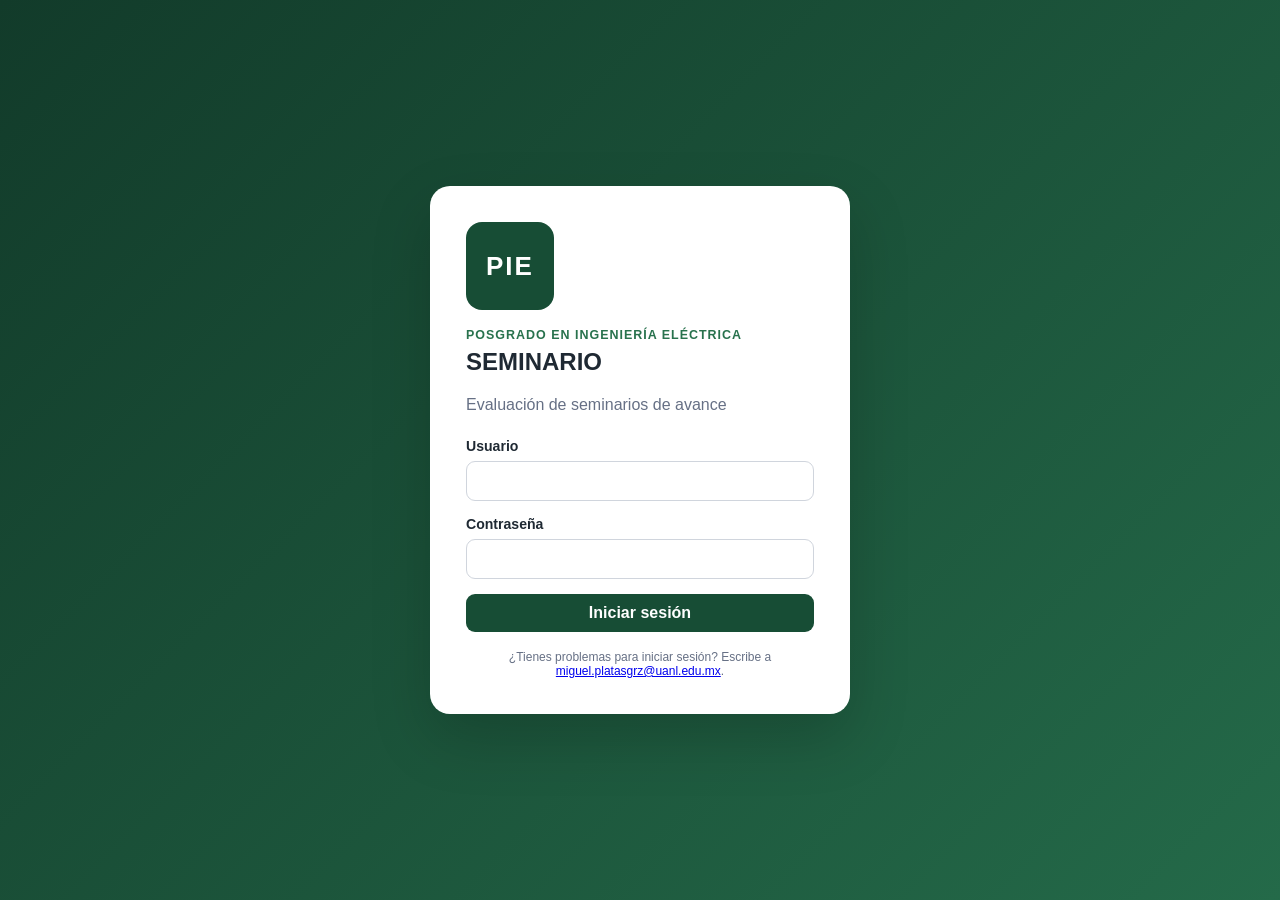
<file: index.html>
<!doctype html>
<html lang="es">
<head>
  <meta charset="utf-8">
  <meta name="viewport" content="width=device-width, initial-scale=1">
  <meta name="theme-color" content="#174d35">
  <title>SEMINARIO | Evaluación de seminarios</title>
  <link rel="stylesheet" href="css/styles.css">
</head>
<body>
  <div id="loginView" class="login-shell">
    <section class="login-card" aria-label="Inicio de sesión">
      <div class="brand-mark">PIE</div>
      <div>
        <p class="eyebrow">Posgrado en Ingeniería Eléctrica</p>
        <h1>SEMINARIO</h1>
        <p class="muted">Evaluación de seminarios de avance</p>
      </div>
      <form id="loginForm" class="login-form">
        <label>Usuario
          <input id="username" autocomplete="username" required>
        </label>
        <label>Contraseña
          <input id="password" type="password" autocomplete="current-password" required>
        </label>
        <div id="loginError" class="alert hidden" role="alert"></div>
        <button class="button primary" type="submit">Iniciar sesión</button>
      </form>
      <p class="demo-note">¿Tienes problemas para iniciar sesión? Escribe a
        <a href="mailto:miguel.platasgrz@uanl.edu.mx">miguel.platasgrz@uanl.edu.mx</a>.
      </p>
    </section>
  </div>

  <div id="appView" class="app-shell hidden">
    <aside class="sidebar" id="sidebar">
      <div class="sidebar-brand"><span class="brand-mark small">PIE</span><strong>SEMINARIO</strong><button type="button" id="closeMenuButton" class="icon-button" aria-label="Cerrar menú">×</button></div>
      <nav id="mainNav" class="main-nav" aria-label="Menú principal"></nav>
      <div class="sidebar-footer">
        <span id="userName"></span>
        <button id="profileButton" class="link-button">Mi perfil</button>
        <button id="logoutButton" class="link-button">Cerrar sesión</button>
      </div>
    </aside>
    <button type="button" id="menuBackdrop" class="sidebar-backdrop hidden" aria-label="Cerrar menú"></button>
    <main class="main-content">
      <header class="topbar">
        <button id="menuButton" class="icon-button" aria-label="Abrir menú" aria-controls="sidebar" aria-expanded="false">☰</button>
        <div>
          <p class="eyebrow" id="activePeriodLabel">Periodo activo</p>
          <h1 id="pageTitle">Panel</h1>
        </div>
        <span id="connectionBadge" class="badge neutral">Local</span>
      </header>
      <div id="content" class="content"></div>
    </main>
  </div>

  <div id="modal" class="modal hidden" role="dialog" aria-modal="true" aria-labelledby="modalTitle">
    <div class="modal-card">
      <div class="modal-header"><h2 id="modalTitle"></h2><button id="modalClose" class="icon-button" aria-label="Cerrar">×</button></div>
      <div id="modalBody"></div>
    </div>
  </div>
  <div id="toastRegion" class="toast-region" aria-live="polite"></div>

  <script src="js/calculations.js"></script>
  <script src="js/api.js"></script>
  <script src="js/auth.js"></script>
  <script src="js/csv.js"></script>
  <script src="js/rubric-default.js"></script>
  <script src="js/admin.js"></script>
  <script src="js/evaluator.js"></script>
  <script src="js/reports.js"></script>
  <script src="js/app.js"></script>
</body>
</html>
</file>
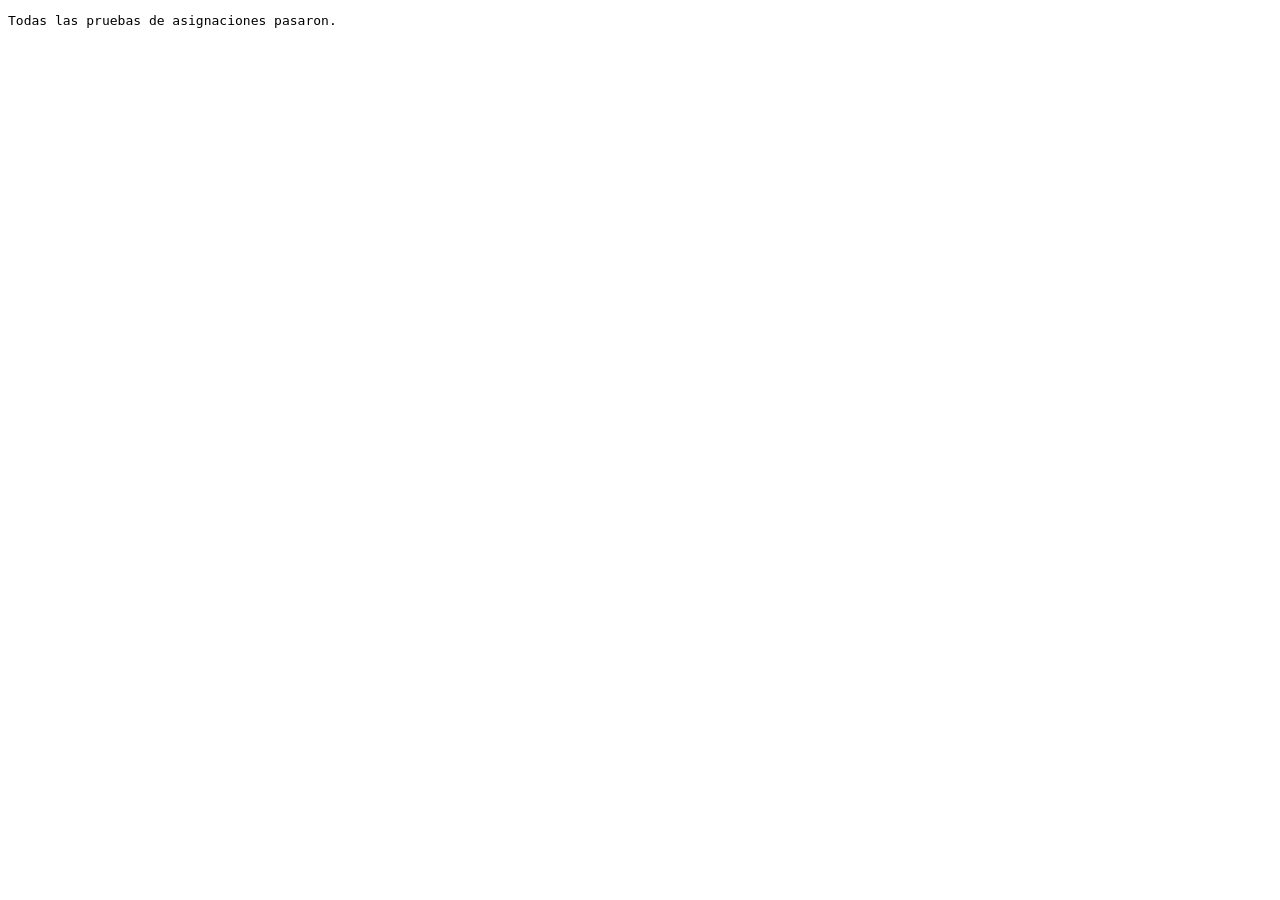
<file: tests/assignments.html>
<!doctype html>
<html lang="es">
<head><meta charset="utf-8"><title>Pruebas de asignaciones</title></head>
<body>
<pre id="result">Ejecutando pruebas...</pre>
<iframe id="app" title="Aplicación de prueba" hidden></iframe>
<script src="../backend/Code.gs"></script>
<script>
  const frame=document.getElementById('app');
  frame.srcdoc=`<!doctype html><html><body>
    <div id="loginView"><form id="loginForm"><input id="username"><input id="password"><button>Entrar</button></form><div id="loginError"></div></div>
    <div id="appView" class="hidden"><aside id="sidebar"><button id="closeMenuButton"></button><nav id="mainNav"></nav><span id="userName"></span><button id="profileButton"></button><button id="logoutButton"></button></aside>
    <button id="menuBackdrop"></button><button id="menuButton"></button><span id="activePeriodLabel"></span><h1 id="pageTitle"></h1><span id="connectionBadge"></span><div id="content"></div></div>
    <div id="modal" class="hidden"><h2 id="modalTitle"></h2><button id="modalClose"></button><div id="modalBody"></div></div><div id="toastRegion"></div>
    <script>
      const store=new Map();
      Object.defineProperty(window,'localStorage',{value:{getItem:key=>store.get(key)??null,setItem:(key,value)=>store.set(key,String(value)),removeItem:key=>store.delete(key)}});
    <\/script>
    <script src="../js/calculations.js"><\/script><script src="../js/api.js"><\/script>
    <script>window.API.isDemo=()=>true;<\/script>
    <script src="../js/auth.js"><\/script><script src="../js/csv.js"><\/script><script src="../js/rubric-default.js"><\/script>
    <script src="../js/admin.js"><\/script><script src="../js/evaluator.js"><\/script><script src="../js/reports.js"><\/script><script src="../js/app.js"><\/script>
  </body></html>`;
  function waitFor(predicate){
    return new Promise((resolve,reject)=>{
      const start=Date.now();
      const timer=setInterval(()=>{
        if(predicate()){clearInterval(timer);resolve();}
        else if(Date.now()-start>5000){clearInterval(timer);reject(new Error('Tiempo agotado esperando la aplicación'));}
      },20);
    });
  }
  frame.onload=async()=>{
    try{
      const assert=(condition,message)=>{if(!condition)throw new Error(message);};
      const w=frame.contentWindow,doc=frame.contentDocument;
      doc.getElementById('username').value='admin';
      doc.getElementById('password').value='admin123';
      doc.getElementById('loginForm').requestSubmit();
      await waitFor(()=>doc.querySelector('[data-view="assignments"]'));
      const data=await w.Admin.load();
      const dangerous='Texto "citado" <img src=x>';
      const studentForm=new DOMParser().parseFromString(w.Admin.studentForm(data,{thesis:dangerous}),'text/html');
      assert(studentForm.querySelector('[name="thesis"]').value===dangerous&&!studentForm.querySelector('img'),'El formulario no conserva y escapa el título');
      const dashboard=new DOMParser().parseFromString(w.Evaluator.dashboard({students:[{id:'S1',name:dangerous,thesis:dangerous}],completed:[],evaluations:[],period:{name:dangerous}}),'text/html');
      assert(!dashboard.querySelector('img')&&dashboard.querySelector('tbody').textContent.includes(dangerous),'La tabla del evaluador no escapa los datos');
      data.students.push({id:'EST-004',matricula:'999',name:'Estudiante nuevo',thesis:'Tesis <prueba>',director:'Director & asesor',period:data.period.id});
      data.evaluators.push({id:'EV-004',name:'Evaluador nuevo',username:'nuevo',state:'Activo'});
      data.assignments.push({id:'AS-10',student:'EST-004',evaluator:'EV-003',state:'Inactiva'});
      w.Admin.saveDemo(data);
      doc.querySelector('[data-view="assignments"]').click();
      await waitFor(()=>doc.querySelector('[data-edit-assignment="EST-004"]'));
      const row=doc.querySelector('[data-edit-assignment="EST-004"]').closest('tr');
      const headings=[...doc.querySelectorAll('#content table th')].map(th=>th.textContent);
      assert(headings.join('|')==='Matrícula|Estudiante|Título de tesis|Director // Codirector|Evaluadores|Fecha de evaluación|Hora|Avance|Acciones','Las columnas de asignaciones no están en el orden esperado');
      assert(row.cells[2].textContent==='Tesis <prueba>'&&row.cells[3].textContent==='Director & asesor'&&!row.cells[2].querySelector('prueba'),'No se muestran correctamente el título y el director');
      assert(row.textContent.includes('Sin asignar'),'Se mostró una asignación inactiva');
      row.querySelector('button').click();
      const checkbox=id=>doc.querySelector(`#assignmentForm [value="${id}"]`);
      checkbox('EV-001').click();
      doc.getElementById('assignmentForm').elements.date.value='2027-03-15';
      doc.getElementById('assignmentForm').elements.time.value='10:30';
      doc.getElementById('assignmentForm').requestSubmit();
      await waitFor(()=>doc.getElementById('modal').classList.contains('hidden'));
      let saved=await w.Admin.load();
      assert(saved.assignments.some(a=>a.student==='EST-004'&&a.evaluator==='EV-001'&&a.state==='Activa'),'No se guardó una asignación parcial');
      assert(saved.assignments.some(a=>a.student==='EST-004'&&a.state==='Activa'&&a.date==='2027-03-15'&&a.time==='10:30'),'No se guardó el horario');
      const evaluatorDashboard=new DOMParser().parseFromString(w.Evaluator.dashboard({students:[saved.students.find(s=>s.id==='EST-004')],assignments:saved.assignments.filter(a=>a.student==='EST-004'&&a.evaluator==='EV-001'&&a.state==='Activa'),completed:[],evaluations:[],period:saved.period}),'text/html');
      assert(evaluatorDashboard.querySelector('tbody').textContent.includes('15/03/2027')&&evaluatorDashboard.querySelector('tbody').textContent.includes('10:30'),'El evaluador no ve el horario asignado');
      const report=w.Reports.createReport({...saved,rubric:[]},'student',{studentId:'EST-004'});
      assert(report.html.includes(saved.evaluators[0].name)&&report.html.includes('Pendiente'),'El reporte no muestra la asignación parcial pendiente');
      saved.evaluations.push({student:'EST-004',evaluator:'EV-001',period:saved.period.id,round:2});
      w.Admin.saveDemo(saved);
      doc.querySelector('[data-view="assignments"]').click();
      await waitFor(()=>doc.querySelector('[data-edit-assignment="EST-004"]'));
      doc.querySelector('[data-edit-assignment="EST-004"]').click();
      assert(checkbox('EV-001').checked&&checkbox('EV-001').disabled,'No se protegió la evaluación enviada');
      assert(doc.getElementById('assignmentForm').elements.date.value==='2027-03-15'&&doc.getElementById('assignmentForm').elements.time.value==='10:30','El formulario no recupera el horario');
      doc.getElementById('assignmentForm').elements.time.value='11:45';
      checkbox('EV-002').click();checkbox('EV-003').click();checkbox('EV-004').click();
      assert(!checkbox('EV-004').checked,'Se permitieron más de tres evaluadores');
      doc.getElementById('assignmentForm').requestSubmit();
      await waitFor(()=>doc.getElementById('modal').classList.contains('hidden'));
      saved=await w.Admin.load();
      assert(saved.assignments.filter(a=>a.student==='EST-004'&&a.state==='Activa').length===3,'No se completó la asignación después de una evaluación');
      assert(saved.assignments.filter(a=>a.student==='EST-004'&&a.state==='Activa').every(a=>a.date==='2027-03-15'&&a.time==='11:45'),'Todos los evaluadores deben compartir el horario actualizado');
      saved.students=[];w.Admin.saveDemo(saved);
      doc.querySelector('[data-view="assignments"]').click();
      await waitFor(()=>doc.getElementById('content').textContent.includes('No hay estudiantes en el periodo activo'));
      assert(doc.querySelector('#content .empty-row').colSpan===9,'El mensaje vacío no abarca todas las columnas');

      const headers=['Estado','ID_Evaluador','ID_Periodo','ID_Asignacion','Fecha_Asignacion','ID_Estudiante','Fecha_Evaluacion','Hora_Evaluacion'];
      const rows=[headers];
      let serial=0,evaluations=[],failStateWrite=false;
      const evaluators=['E1','E2','E3','E4'].map(id=>({id,state:id==='E4'?'Inactivo':'Activo'}));
      window.dashboard=()=>({period:{id:'P1'},students:[{id:'S1'}],evaluators,
        assignments:rows.slice(1).map(r=>({state:r[0],evaluator:r[1],student:r[5]})),evaluations});
      window.sh=()=>({
        getDataRange:()=>({getValues:()=>rows.map(row=>row.slice())}),
        getLastRow:()=>rows.reduce((last,row,index)=>row.some(value=>value!=='')?index+1:last,0),
        getRange:(row,column,height=1,width=1)=>({
          setValue:value=>{rows[row-1][column-1]=value;if(failStateWrite){failStateWrite=false;throw new Error('Fallo simulado');}},
          getFormula:()=>'',getValues:()=>Array.from({length:height},(_,i)=>rows[row-1+i]?.slice(column-1,column-1+width)||Array(width).fill('')),
          getFormulas:()=>Array.from({length:height},()=>Array(width).fill('')),
          setValues:values=>{values.forEach((value,i)=>{rows[row-1+i]=value.slice();});},
          clearContent:()=>{for(let i=0;i<height;i++)rows[row-1+i]=Array(width).fill('');}
        })
      });
      window.SpreadsheetApp={flush:()=>{}};
      window.nextId=()=>`AS-${++serial}`;
      const rejects=(ids,message,date='',time='')=>{
        let failed=false;
        try{saveAssignment('S1',ids,date,time);}catch(error){failed=error.message.includes(message);}
        assert(failed,'Se esperaba el error: '+message);
      };
      saveAssignment('S1',['E1'],'2027-03-15','10:30');
      evaluations=[{student:'S1',evaluator:'E1'}];
      saveAssignment('S1',['E1','E2'],'2027-03-15','11:45');
      assert(rows.filter(r=>r[0]==='Activa').length===2,'El servidor no conservó la evaluación al agregar un evaluador');
      assert(rows.slice(1).filter(r=>r[0]==='Activa').every(r=>r[6]==='2027-03-15'&&r[7]==='11:45'),'El servidor no sincronizó el horario compartido');
      rejects(['E1'],'fecha válida','2027-02-30','10:00');
      rejects(['E1'],'hora válida','2027-03-15','25:00');
      rejects(['E2'],'ya envió');
      rejects(['E1','E2','E3','E4'],'hasta tres');
      rejects(['E1','E1'],'diferentes');
      rejects(['E1','E4'],'no está disponible');
      saveAssignment('S1',['E1','E3'],'2027-03-15','11:45');
      assert(rows.some(r=>r[0]==='Inactiva'&&r[1]==='E2')&&rows.some(r=>r[0]==='Activa'&&r[1]==='E3'),'No se reemplazó el evaluador pendiente');
      assert(rows.some(r=>r[0]==='Activa'&&r[1]==='E1'),'Se alteró la asignación evaluada');
      failStateWrite=true;
      rejects(['E1','E2'],'Fallo simulado','2027-03-15','11:45');
      assert(rows.some(r=>r[0]==='Activa'&&r[1]==='E3')&&!rows.some(r=>r[0]==='Activa'&&r[1]==='E2'),'No se restauraron las asignaciones tras un fallo');
      failStateWrite=true;
      rejects(['E1','E3'],'Fallo simulado','2027-04-01','09:00');
      assert(rows.slice(1).filter(r=>r[0]==='Activa').every(r=>r[6]==='2027-03-15'&&r[7]==='11:45'),'No se restauró el horario tras un fallo');
      saveAssignment('S1',['E1','E3'],'','');
      assert(rows.slice(1).filter(r=>r[0]==='Activa').every(r=>r[6]===''&&r[7]===''),'Debe permitirse borrar el horario sin retirar evaluadores');
      rejects([],'ya envió');
      evaluations=[];
      rejects([],'al menos un evaluador','2027-03-15','');
      saveAssignment('S1',[],'','');
      assert(!rows.slice(1).some(r=>r[0]==='Activa'),'No se eliminaron las asignaciones pendientes');
      const oldHeaders=['ID_Asignacion','ID_Periodo','ID_Estudiante','ID_Evaluador','Fecha_Asignacion','Estado'];
      const oldRows=[oldHeaders.slice(),['AS-1','P1','S1','E1','2027-01-01','Activa']];
      const formatted=[];
      window.withDirectoryLock=action=>action();
      window.sh=()=>({
        getDataRange:()=>({getValues:()=>oldRows.map(row=>row.slice())}),getMaxRows:()=>100,
        getRange:(row,column,height,width)=>({
          setValues:values=>values[0].forEach((value,i)=>{oldRows[row-1][column-1+i]=value;}),
          setNumberFormat:format=>formatted.push({row,column,height,width,format})
        })
      });
      migrateAssignmentSchedule();migrateAssignmentSchedule();
      assert(oldRows[0].join('|')===oldHeaders.concat(['Fecha_Evaluacion','Hora_Evaluacion']).join('|')&&oldRows[1].join('|')==='AS-1|P1|S1|E1|2027-01-01|Activa','La migración debe agregar columnas una sola vez sin alterar las asignaciones');
      assert(formatted.every(entry=>entry.format==='@'&&entry.row===2)&&formatted.length===4,'Los horarios deben guardarse como texto para evitar conversiones de zona horaria');
      const mapped=mapAssignment({ID_Asignacion:'AS-1',ID_Estudiante:'S1',ID_Evaluador:'E1',Estado:'Activa',Fecha_Evaluacion:'2027-03-15',Hora_Evaluacion:'10:30'});
      assert(mapped.date==='2027-03-15'&&mapped.time==='10:30','El servidor debe devolver el horario de la asignación');
      document.getElementById('result').textContent='Todas las pruebas de asignaciones pasaron.';
    }catch(error){document.getElementById('result').textContent='Error: '+error.message;console.error(error);}
  };
</script>
</body>
</html>
</file>
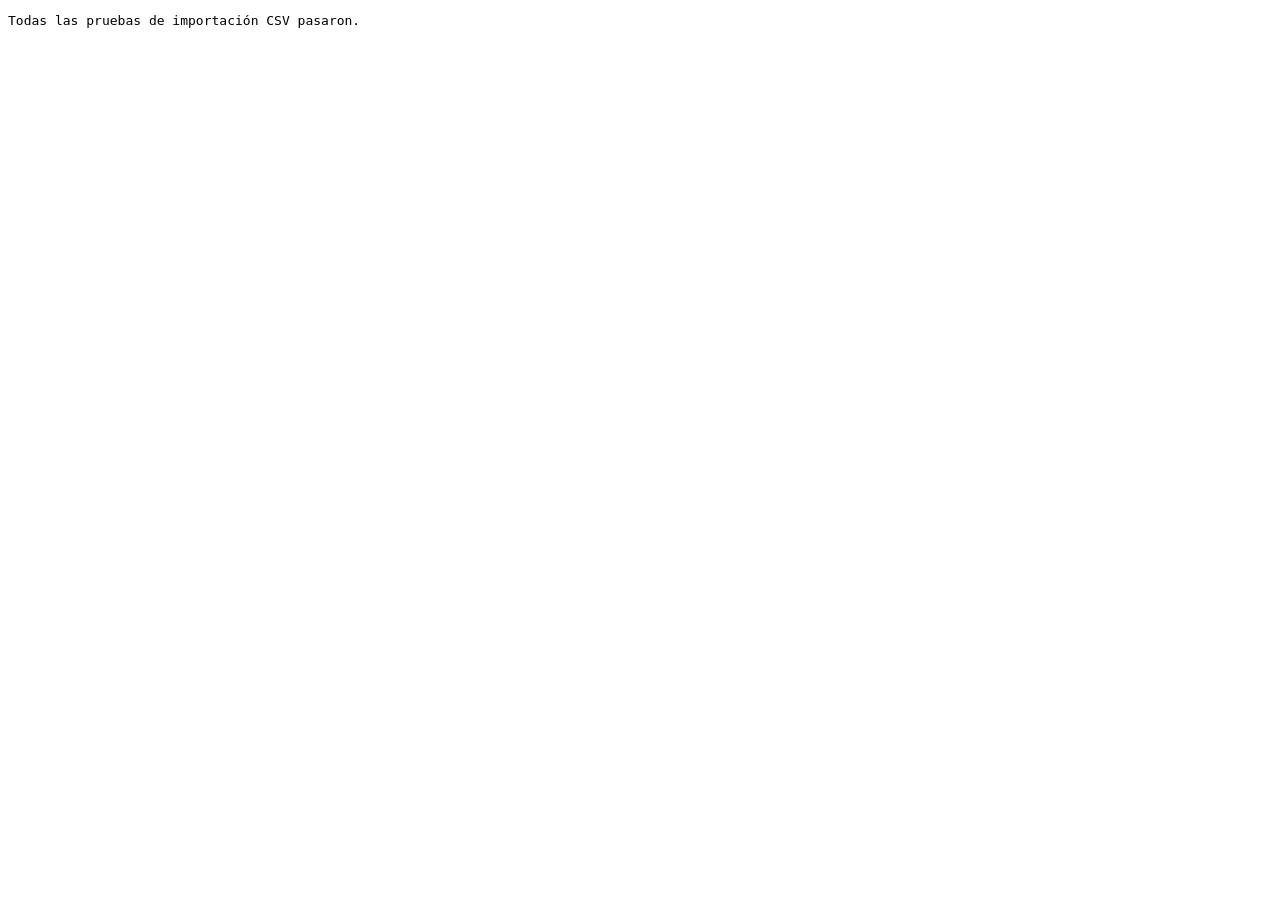
<file: tests/csv-import.html>
<!doctype html>
<html lang="es">
<head><meta charset="utf-8"><title>Pruebas de importación CSV</title></head>
<body>
<pre id="result">Ejecutando pruebas...</pre>
<iframe id="app" title="Aplicación de prueba" hidden></iframe>
<script>
  const frame=document.getElementById('app');
  frame.srcdoc=`<!doctype html><html><body>
    <div id="loginView"><form id="loginForm"><input id="username"><input id="password"><button>Entrar</button></form><div id="loginError"></div></div>
    <div id="appView" class="hidden"><aside id="sidebar"><button id="closeMenuButton"></button><nav id="mainNav"></nav><span id="userName"></span><button id="profileButton"></button><button id="logoutButton"></button></aside>
    <button id="menuBackdrop"></button><button id="menuButton"></button><span id="activePeriodLabel"></span><h1 id="pageTitle"></h1><span id="connectionBadge"></span><div id="content"></div></div>
    <div id="modal" class="hidden"><h2 id="modalTitle"></h2><button id="modalClose"></button><div id="modalBody"></div></div><div id="toastRegion"></div>
    <script>
      const store=new Map();
      Object.defineProperty(window,'localStorage',{value:{getItem:key=>store.get(key)??null,setItem:(key,value)=>store.set(key,String(value)),removeItem:key=>store.delete(key)}});
    <\/script>
    <script src="../js/calculations.js"><\/script><script src="../js/api.js"><\/script>
    <script>window.API.isDemo=()=>true;<\/script>
    <script src="../js/auth.js"><\/script><script src="../js/csv.js"><\/script><script src="../js/rubric-default.js"><\/script>
    <script src="../js/admin.js"><\/script><script src="../js/evaluator.js"><\/script><script src="../js/reports.js"><\/script><script src="../js/app.js"><\/script>
  </body></html>`;
  function waitFor(predicate){
    return new Promise((resolve,reject)=>{
      const start=Date.now();
      const timer=setInterval(()=>{
        if(predicate()){clearInterval(timer);resolve();}
        else if(Date.now()-start>5000){clearInterval(timer);reject(new Error('Tiempo agotado esperando la aplicación'));}
      },20);
    });
  }
  frame.onload=async()=>{
    try{
      const w=frame.contentWindow,doc=frame.contentDocument;
      const assert=(condition,message)=>{if(!condition)throw new Error(message);};
      doc.getElementById('username').value='admin';
      doc.getElementById('password').value='admin123';
      doc.getElementById('loginForm').requestSubmit();
      await waitFor(()=>doc.querySelector('[data-view="students"]'));
      const data=await w.Admin.load();
      data.students[0].matricula=12345;
      data.students[0].program='MCIE';
      data.students[0].thesis='Control, "análisis"\ny diseño';
      data.students[0].director='Pérez, Ana';
      data.students[1].matricula='AbC9';
      data.students[1].director='  Pérez, Ana // Dr. Otro  ';
      data.students[2].matricula=98765;
      data.students[2].director=' // Dr. Otro // ';
      data.students[2].period='OTRA-COHORTE';
      data.periods=[data.period,{id:'OTRA-COHORTE',name:'Otro periodo',state:'Inactivo'}];
      w.Admin.saveDemo(data);
      doc.querySelector('[data-view="students"]').click();
      await waitFor(()=>doc.getElementById('importStudents'));
      const directorFilter=doc.getElementById('studentDirector');
      const directors=[...directorFilter.options].map(option=>option.value);
      assert(directors.length===3&&directors.includes('Pérez, Ana')&&directors.includes('Dr. Otro'),'El filtro no separa y deduplica los directores');
      const visibleStudents=()=>[...doc.querySelectorAll('#studentRows tr[data-row-id]')].map(row=>row.dataset.rowId).sort().join('|');
      directorFilter.value='Pérez, Ana';directorFilter.dispatchEvent(new w.Event('change',{bubbles:true}));
      assert(visibleStudents()==='EST-001|EST-002','El filtro no incluye tanto al director individual como al de codirección');
      directorFilter.value='Dr. Otro';directorFilter.dispatchEvent(new w.Event('change',{bubbles:true}));
      assert(visibleStudents()==='EST-002|EST-003','El filtro no incluye al codirector');
      directorFilter.value='';directorFilter.dispatchEvent(new w.Event('change',{bubbles:true}));
      assert(visibleStudents()==='EST-001|EST-002|EST-003','El filtro no restaura todos los estudiantes');
      let downloaded,blob;
      w.URL.createObjectURL=value=>{blob=value;return 'blob:csv-test';};
      w.URL.revokeObjectURL=()=>{};
      w.HTMLAnchorElement.prototype.click=function(){downloaded={blob,filename:this.download};};
      doc.querySelector('#studentRows .row-select').click();
      doc.getElementById('exportStudents').click();
      const exported=await downloaded.blob.text(),exportedRows=w.Csv.parse(exported);
      assert(downloaded.filename==='estudiantes.csv'&&exportedRows[0][5]==='Director // Codirector'&&exportedRows[0][6]==='Periodo','La exportación no usa los encabezados esperados');
      assert(exported.includes('"Control, ""análisis""\ny diseño"')&&exportedRows[1][4]===data.students[0].thesis&&exportedRows[1][5]===data.students[0].director,'La exportación no conserva comas, comillas y saltos de línea');
      doc.getElementById('importStudents').click();
      doc.getElementById('downloadCsvTemplate').click();
      const templateHeaders=w.Csv.parse(await downloaded.blob.text())[0];
      assert(downloaded.filename==='students-plantilla.csv'&&templateHeaders[5]==='Director // Codirector'&&templateHeaders[6]==='Periodo','La plantilla no usa los encabezados esperados');
      w.Reports.download({filename:'reporte.csv',csvRows:[['=1+1','  +2','Texto, normal']]});
      const protectedCells=w.Csv.parse(await downloaded.blob.text())[0];
      assert(protectedCells[0]==="'=1+1"&&protectedCells[1]==="'  +2"&&protectedCells[2]==='Texto, normal','El reporte CSV no protege las fórmulas');
      async function validateCsv(csv){
        const input=doc.getElementById('csvImportFile'),transfer=new w.DataTransfer();
        transfer.items.add(new w.File([csv],'prueba.csv',{type:'text/csv'}));
        input.files=transfer.files;
        doc.getElementById('csvImportStatus').textContent='Procesando...';
        input.dispatchEvent(new w.Event('change',{bubbles:true}));
        await waitFor(()=>doc.getElementById('csvImportStatus').textContent!=='Procesando...');
        return {enabled:!doc.getElementById('confirmCsvImport').disabled,error:doc.getElementById('csvImportErrors').textContent};
      }
      async function validate(matricula,periodHeader='',periodValue=''){
        return validateCsv(`Matrícula,Nombre,Programa,Semestre,Título de tesis,Director de tesis${periodHeader?','+periodHeader:''}\n${matricula},Prueba,MCIE,1,Tesis,Director${periodHeader?','+periodValue:''}`);
      }
      const invalid=await validateCsv('Matrícula,Nombre,Programa,Semestre,Título de tesis,Director de tesis,Periodo\n998876,Prueba,MCIE,1,Tesis, con coma,Director,Otro periodo');
      assert(!invalid.enabled&&invalid.error.includes('más columnas')&&invalid.error.includes('comillas'),'No se detectó una coma sin escapar');
      assert((await validate('998877')).enabled,'Se rechazó una matrícula nueva');
      const numeric=await validate('12345');
      assert(!numeric.enabled&&numeric.error.includes('ya existe'),'No se detectó una matrícula numérica duplicada');
      const text=await validate('aBc9');
      assert(!text.enabled&&text.error.includes('ya existe'),'No se detectó una matrícula de texto duplicada');
      assert((await validate('98765')).enabled,'Se rechazó una matrícula de otra cohorte');
      for(const header of ['Generación / cohorte','Periodo']){
        const unknown=await validate('998877',header,'Periodo inexistente');
        assert(!unknown.enabled&&unknown.error.includes('Periodo inexistente'),`No se reconoció el encabezado ${header}`);
        assert((await validate('998877',header,'Otro periodo')).enabled,`Se rechazó el encabezado ${header}`);
      }
      doc.getElementById('confirmCsvImport').click();
      await waitFor(()=>doc.getElementById('modal').classList.contains('hidden'));
      assert((await w.Admin.load()).students.some(student=>student.matricula==='998877'&&student.period==='OTRA-COHORTE'),'No se guardó el estudiante con el periodo indicado');
      doc.querySelector('[data-view="students"]').click();
      await waitFor(()=>doc.getElementById('importStudents'));
      doc.getElementById('importStudents').click();
      assert((await validateCsv(exported.replace('12345','998878'))).enabled,'Se rechazó el CSV exportado con comas');
      doc.getElementById('confirmCsvImport').click();
      await waitFor(()=>doc.getElementById('modal').classList.contains('hidden'));
      const imported=(await w.Admin.load()).students.find(student=>student.matricula==='998878');
      assert(imported?.thesis===data.students[0].thesis&&imported.director===data.students[0].director,'La importación alteró los valores con comas o comillas');
      doc.querySelector('[data-view="evaluators"]').click();
      await waitFor(()=>doc.querySelector('[data-edit-evaluator="EV-001"]'));
      doc.querySelector('[data-edit-evaluator="EV-001"]').click();
      const evaluatorForm=doc.getElementById('evaluatorForm');
      assert(!evaluatorForm.elements.password,'La edición no debe solicitar contraseña');
      evaluatorForm.elements.name.value='Evaluador actualizado';
      evaluatorForm.elements.username.value='evaluador.actualizado';
      evaluatorForm.elements.email.value='actualizado@ejemplo.mx';
      evaluatorForm.requestSubmit();
      await waitFor(()=>doc.getElementById('modal').classList.contains('hidden'));
      const updated=await w.Admin.load();
      assert(updated.evaluators.find(e=>e.id==='EV-001')?.username==='evaluador.actualizado'&&updated.assignments.some(a=>a.evaluator==='EV-001'),'La edición perdió el evaluador o sus asignaciones');
      assert((await w.Auth.login('evaluador.actualizado','evaluador123')).role==='evaluator','La edición cambió la contraseña demo');
      document.getElementById('result').textContent='Todas las pruebas de importación CSV pasaron.';
    }catch(error){document.getElementById('result').textContent='Error: '+error.message;console.error(error);}
  };
</script>
</body>
</html>
</file>
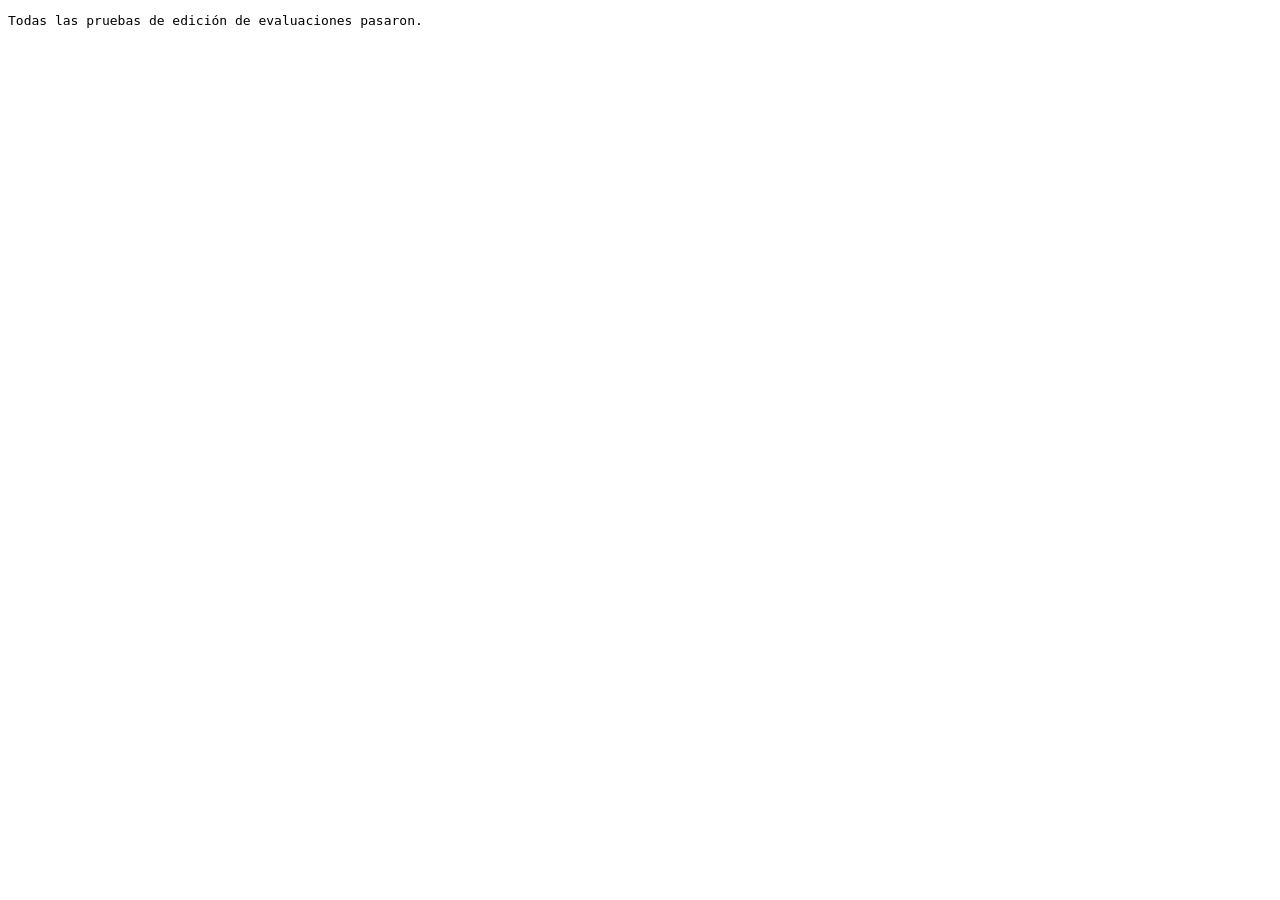
<file: tests/evaluation-edit.html>
<!doctype html>
<html lang="es">
<head><meta charset="utf-8"><title>Pruebas de edición de evaluaciones</title></head>
<body>
<pre id="result">Ejecutando pruebas...</pre>
<iframe id="app" title="Aplicación de prueba" hidden></iframe>
<script src="../backend/Code.gs"></script>
<script>
  const frame=document.getElementById('app');
  frame.srcdoc=`<!doctype html><html><body>
    <div id="loginView"><form id="loginForm"><input id="username"><input id="password"><button>Entrar</button></form><div id="loginError"></div></div>
    <div id="appView" class="hidden"><aside id="sidebar"><button id="closeMenuButton"></button><nav id="mainNav"></nav><span id="userName"></span><button id="profileButton"></button><button id="logoutButton"></button></aside>
    <button id="menuBackdrop"></button><button id="menuButton"></button><span id="activePeriodLabel"></span><h1 id="pageTitle"></h1><span id="connectionBadge"></span><div id="content"></div></div>
    <div id="modal" class="hidden"><h2 id="modalTitle"></h2><button id="modalClose"></button><div id="modalBody"></div></div><div id="toastRegion"></div>
    <script>
      const store=new Map();
      Object.defineProperty(window,'localStorage',{value:{getItem:key=>store.get(key)??null,setItem:(key,value)=>store.set(key,String(value)),removeItem:key=>store.delete(key)}});
    <\/script>
    <script src="../js/calculations.js"><\/script><script src="../js/api.js"><\/script>
    <script>window.API.isDemo=()=>true;<\/script>
    <script src="../js/auth.js"><\/script><script src="../js/csv.js"><\/script><script src="../js/rubric-default.js"><\/script>
    <script src="../js/admin.js"><\/script><script src="../js/evaluator.js"><\/script><script src="../js/reports.js"><\/script><script src="../js/app.js"><\/script>
  </body></html>`;
  function waitFor(predicate){
    return new Promise((resolve,reject)=>{
      const start=Date.now();
      const timer=setInterval(()=>{
        if(predicate()){clearInterval(timer);resolve();}
        else if(Date.now()-start>5000){clearInterval(timer);reject(new Error('Tiempo agotado esperando la aplicación'));}
      },20);
    });
  }
  frame.onload=async()=>{
    try{
      const assert=(condition,message)=>{if(!condition)throw new Error(message);};
      const w=frame.contentWindow,doc=frame.contentDocument;
      const beforeMidnight=new Date('2026-11-24T05:59:59Z'),afterMidnight=new Date('2026-11-24T06:00:00Z');
      assert(w.Evaluator.canEdit({submittedAt:'2026-11-23T06:01:00Z'},beforeMidnight),'Debe permitir editar hasta la medianoche de Monterrey');
      assert(!w.Evaluator.canEdit({submittedAt:'2026-11-23T06:01:00Z'},afterMidnight),'Debe cerrar la edición al cambiar de día');
      assert(!w.Evaluator.canEdit({submittedAt:'fecha inválida'},afterMidnight),'Una fecha inválida no debe permitir edición');

      const data=await w.Admin.load(),rubric=w.Evaluator.getRubric(),submittedAt=new Date().toISOString();
      assert(rubric.length===7&&rubric.map(c=>c.id).join(',')==='C1,C2,C3,C4,C5,C6,C7','La rúbrica debe contener los siete criterios del PDF en orden');
      assert(rubric.map(c=>c.weight).join(',')==='0.15,0.2,0.2,0.1,0.2,0.1,0.05','Las ponderaciones deben coincidir con el PDF');
      assert(rubric[6].hasTimePenalty,'El criterio 7 debe incluir la penalización por tiempo');
      assert(w.Calculations.penalty(10,9,0)===0&&w.Calculations.penalty(10,11,0)===0&&w.Calculations.penalty(10,11,1)===10&&w.Calculations.penalty(10,13,0)===10&&w.Calculations.penalty(10,13,1)===20&&w.Calculations.penalty(10,15,0)===20&&w.Calculations.penalty(10,15,1)===40,'Los rangos de penalización deben coincidir con el PDF');
      assert(['0','10','20','40'].every(value=>w.Calculations.scenarioPenalty(value)===Number(value)),'Cada escenario debe aplicar su penalización');
      const criteria=Object.fromEntries(rubric.map(c=>[c.id,80]));
      data.evaluations.push({student:'EST-001',evaluator:'EV-001',period:data.period.id,round:2,submittedAt,individual:80,criteria,rawCriteria:criteria,observations:'Antes',rubric,time:{assigned:10,minutes:10,seconds:0}});
      w.Admin.saveDemo(data);
      doc.getElementById('username').value='evaluador';doc.getElementById('password').value='evaluador123';
      doc.getElementById('loginForm').requestSubmit();
      await waitFor(()=>doc.querySelector('[data-evaluate="EST-001"]'));
      assert(doc.querySelector('[data-evaluate="EST-001"]').textContent==='Editar','Falta la opción de editar');
      doc.querySelector('[data-evaluate="EST-001"]').click();
      const form=doc.getElementById('evaluationForm');
      assert(!form.querySelector('[data-score-slider]').disabled,'Las calificaciones deben poder editarse');
      assert(form.elements.timeScenario.value==='0','Debe seleccionar el escenario correspondiente al tiempo guardado anteriormente');
      form.elements.observations.value='Después';
      form.requestSubmit();
      await waitFor(()=>doc.getElementById('modal').classList.contains('hidden'));
      let saved=await w.Admin.load();
      assert(saved.evaluations.length===1&&saved.evaluations[0].observations==='Después'&&saved.evaluations[0].submittedAt===submittedAt&&saved.evaluations[0].time.scenario==='0'&&saved.evaluations[0].time.minutes===10,'La edición debe conservar la fecha, penalización y duración anterior');
      saved.evaluations[0].submittedAt='2020-01-01T12:00:00Z';w.Admin.saveDemo(saved);
      doc.querySelector('[data-evaluate="EST-001"]').click();
      const staleForm=doc.getElementById('evaluationForm');
      staleForm.elements.observations.value='Cambio tardío';
      staleForm.requestSubmit();
      await waitFor(()=>doc.getElementById('toastRegion').textContent.includes('Solo puedes editar'));
      saved=await w.Admin.load();
      assert(saved.evaluations[0].observations==='Después','Una edición vencida no debe guardarse');
      const oldDashboard=new DOMParser().parseFromString(w.Evaluator.dashboard({
        students:saved.students,evaluator:saved.evaluators[0],evaluations:saved.evaluations,completed:['EST-001'],period:saved.period
      }),'text/html');
      assert(oldDashboard.querySelector('[data-evaluate="EST-001"]').textContent==='Consultar','Una evaluación anterior solo debe poder consultarse');
      doc.getElementById('modalClose').click();
      doc.querySelector('[data-evaluate="EST-002"]').click();
      const newForm=doc.getElementById('evaluationForm');
      assert(newForm.querySelectorAll('[name="timeScenario"]').length===4&&newForm.elements.timeScenario.value===''&&!newForm.querySelector('[name="timeMinutes"]'),'Debe solicitar un escenario sin capturar duración');
      newForm.querySelectorAll('[data-score-slider]').forEach(slider=>{
        slider.value='80';
        slider.dispatchEvent(new w.Event('input',{bubbles:true}));
      });
      assert(!newForm.checkValidity()&&doc.getElementById('liveScore').textContent==='--','El escenario debe ser obligatorio antes de calcular o enviar');
      for(const [scenario,score] of [['0','80.00 pts'],['10','79.50 pts'],['20','79.00 pts'],['40','78.00 pts']]){
        const option=newForm.querySelector(`[name="timeScenario"][value="${scenario}"]`);
        option.click();
        assert(newForm.elements.timeScenario.value===scenario&&doc.getElementById('liveScore').textContent===score,'El escenario debe actualizar la calificación en vivo');
      }
      newForm.querySelectorAll('[data-score-slider]').forEach(slider=>{
        slider.value='100';
        slider.dispatchEvent(new w.Event('input',{bubbles:true}));
      });
      assert(doc.getElementById('liveScore').textContent==='98.00 pts','Con todos los criterios en 100 y penalización de 40, el criterio de presentación debe aportar 3 de 5 puntos');
      newForm.querySelectorAll('[data-score-slider]').forEach(slider=>{
        slider.value='15';
        slider.dispatchEvent(new w.Event('input',{bubbles:true}));
      });
      assert(doc.getElementById('liveScore').textContent==='14.25 pts','El criterio penalizado no debe ser negativo y los demás criterios deben conservar sus puntos');
      newForm.querySelectorAll('[data-score-slider]').forEach(slider=>{
        slider.value='80';
        slider.dispatchEvent(new w.Event('input',{bubbles:true}));
      });
      newForm.querySelector('[name="timeScenario"][value="10"]').click();
      newForm.requestSubmit();
      await waitFor(()=>doc.getElementById('modal').classList.contains('hidden'));
      saved=await w.Admin.load();
      const newEvaluation=saved.evaluations.find(e=>e.student==='EST-002');
      assert(saved.evaluations.length===2&&w.Evaluator.canEdit(newEvaluation),'Una evaluación nueva debe guardarse con fecha y quedar editable');
      assert(Number(newEvaluation.rawCriteria.C7)===80&&newEvaluation.criteria.C7===70&&newEvaluation.individual===79.5&&newEvaluation.time.scenario==='10','La penalización debe aplicarse solo al puntaje del criterio 7 antes de ponderar');
      const readOnly=new DOMParser().parseFromString(w.Evaluator.rubricForm(saved.students[1],rubric,newEvaluation,false),'text/html');
      assert(readOnly.querySelector('[name="timeScenario"]:checked').value==='10'&&[...readOnly.querySelectorAll('[name="timeScenario"]')].every(input=>input.disabled),'La consulta debe mostrar el escenario sin permitir modificarlo');
      const legacyEarly={...newEvaluation,time:{assigned:10,minutes:6,seconds:0}};
      const legacyForm=new DOMParser().parseFromString(w.Evaluator.rubricForm(saved.students[1],rubric,legacyEarly,true),'text/html');
      assert(legacyForm.querySelector('[name="timeScenario"]:checked').value==='20'&&legacyForm.querySelector('.time-fields').textContent.includes('6 min 0 s'),'Debe conservar la duración y penalización histórica por desviación temprana');
      const otherRubric=[{id:'OTRO',name:'Rúbrica anterior',weight:1,levels:[]}];
      saved.evaluations.push({student:'EST-003',evaluator:'EV-002',period:saved.period.id,round:2,rubric:otherRubric,observations:'Privado'});
      w.Admin.saveDemo(saved);
      const evaluatorData=await w.Evaluator.load();
      assert(evaluatorData.evaluations.every(e=>e.evaluator==='EV-001')&&!evaluatorData.sourceData,'El demo expone evaluaciones ajenas');
      assert(evaluatorData.assignments.every(a=>a.evaluator==='EV-001'&&a.state==='Activa'),'El demo solo debe exponer las asignaciones del evaluador');
      assert(evaluatorData.studentRubrics.find(item=>item.student==='EST-003')?.rubric[0].id==='OTRO','No se conservó la rúbrica compartida');

      window.Utilities={formatDate:(date,zone)=>new Intl.DateTimeFormat('en-CA',{timeZone:zone,year:'numeric',month:'2-digit',day:'2-digit'}).format(date)};
      assert(evaluationEditable('2026-11-23T06:01:00Z',beforeMidnight),'El servidor debe permitir el mismo día');
      assert(!evaluationEditable('2026-11-23T06:01:00Z',afterMidnight),'El servidor debe rechazar el día siguiente');
      assert(!evaluationEditable(null,afterMidnight),'El servidor debe rechazar fechas faltantes');
      const serverRubric=[{id:'C1',name:'Criterio',weight:1,hasTimePenalty:false}];
      const headers=['ID_Evaluacion','ID_Periodo','ID_Estudiante','ID_Evaluador','Calificacion_Individual','Observaciones_Generales','Fecha_Envio','Estado','Ronda','Rubrica_JSON','Calificaciones_JSON','Calificaciones_Originales_JSON','Tiempo_JSON','Observaciones_Criterios_JSON','Extra'];
      const timestamp=new Date();
      const rows=[headers,['EVL-001','P1','S1','E1',80,'Antes',timestamp,'Enviada',2,JSON.stringify(serverRubric),'{"C1":80}','{"C1":80}','{}','{"C1":"conservar"}','dato adicional']];
      const current=()=>mapEvaluation(Object.fromEntries(headers.map((h,i)=>[h,rows[1][i]])));
      window.dashboard=()=>({period:{id:'P1'},evaluators:[{id:'E1',username:'evaluador'},{id:'E2',username:'otro'}],assignments:[{student:'S1',evaluator:'E1',state:'Activa'}],evaluations:[current()]});
      window.sh=()=>({getDataRange:()=>({getValues:()=>rows.map(row=>row.slice())}),getRange:(row,column,height,width)=>({getFormulas:()=>[headers.map((h,i)=>i===14?'=1+1':'')],setValues:values=>{rows[row-1]=values[0];}}),appendRow:row=>rows.push(row)});
      const body={studentId:'S1',rubric:serverRubric,rawCriteria:{C1:90},time:{},observations:'Actualizada'};
      submitEvaluation({username:'evaluador'},body,true);
      assert(rows.length===2&&rows[1][4]===90&&rows[1][5]==='Actualizada'&&rows[1][6]===timestamp&&rows[1][13]==='{"C1":"conservar"}'&&rows[1][14]==='=1+1','El servidor debe conservar fecha, observaciones y fórmulas no editadas');
      submitEvaluation({username:'evaluador'},{...body,observations:'=1+1'},true);
      assert(rows[1][5]==="'=1+1",'Las observaciones no deben convertirse en fórmulas');
      const timeRubric=[{id:'C1',name:'Otro criterio',weight:0.95,hasTimePenalty:false},{id:'C7',name:'Presentación',weight:0.05,hasTimePenalty:true}];
      rows[1][9]=JSON.stringify(timeRubric);
      rows[1][10]='{"C1":100,"C7":100}';
      rows[1][11]='{"C1":100,"C7":100}';
      const timedBody={studentId:'S1',rubric:timeRubric,rawCriteria:{C1:100,C7:100},time:{scenario:'10'}};
      for(const [scenario,score,criterion] of [['0',100,100],['10',99.5,90],['20',99,80],['40',98,60]]){
        submitEvaluation({username:'evaluador'},{...timedBody,time:{scenario}},true);
        assert(rows[1][4]===score&&JSON.parse(rows[1][10]).C1===100&&JSON.parse(rows[1][10]).C7===criterion&&JSON.parse(rows[1][12]).scenario===scenario,'El servidor debe descontar cada escenario del criterio de presentación antes de ponderar');
      }
      submitEvaluation({username:'evaluador'},{...timedBody,rawCriteria:{C1:15,C7:15},time:{scenario:'40'}},true);
      assert(rows[1][4]===14.25&&JSON.parse(rows[1][10]).C7===0,'La penalización no debe producir un puntaje negativo');
      for(const scenario of [undefined,'','15',40]){
        let rejected=false;
        try{submitEvaluation({username:'evaluador'},{...timedBody,time:{scenario}},true);}catch(error){rejected=error.message.includes('escenario de tiempo válido');}
        assert(rejected,'El servidor debe rechazar escenarios faltantes o inválidos');
      }
      const rejects=(session,editing,message)=>{
        let failed=false;try{submitEvaluation(session,body,editing);}catch(error){failed=error.message.includes(message);}
        assert(failed,'Se esperaba el error: '+message);
      };
      rejects({username:'evaluador'},false,'Ya existe');
      rejects({username:'otro'},true,'no está disponible');
      rows[1][6]=new Date('2020-01-01T12:00:00Z');
      rejects({username:'evaluador'},true,'Solo puedes editar');
      rows[1][6]='';
      rejects({username:'evaluador'},true,'Solo puedes editar');
      window.dashboard=()=>({period:{id:'P1'},evaluators:[{id:'E1',username:'evaluador'},{id:'E2',username:'otro'}],
        assignments:[{student:'S1',evaluator:'E1',state:'Activa',date:'2027-03-15',time:'10:30'},{student:'S2',evaluator:'E2',state:'Activa',date:'2027-03-16',time:'12:00'}],students:[{id:'S1'},{id:'S2'}],
        evaluations:[{student:'S1',evaluator:'E2',rubric:serverRubric,observations:'Privado'},{student:'S2',evaluator:'E2',rubric:serverRubric}]});
      window.getRubric=()=>serverRubric;
      const privateDashboard=evaluatorDashboard({username:'evaluador'});
      assert(privateDashboard.evaluations.length===0&&privateDashboard.studentRubrics.length===1&&privateDashboard.studentRubrics[0].student==='S1','El servidor expone evaluaciones ajenas o pierde la rúbrica asignada');
      assert(privateDashboard.assignments.length===1&&privateDashboard.assignments[0].date==='2027-03-15'&&privateDashboard.assignments[0].time==='10:30','El servidor debe proporcionar solo el horario del evaluador');
      document.getElementById('result').textContent='Todas las pruebas de edición de evaluaciones pasaron.';
    }catch(error){document.getElementById('result').textContent='Error: '+error.message;console.error(error);}
  };
</script>
</body>
</html>
</file>
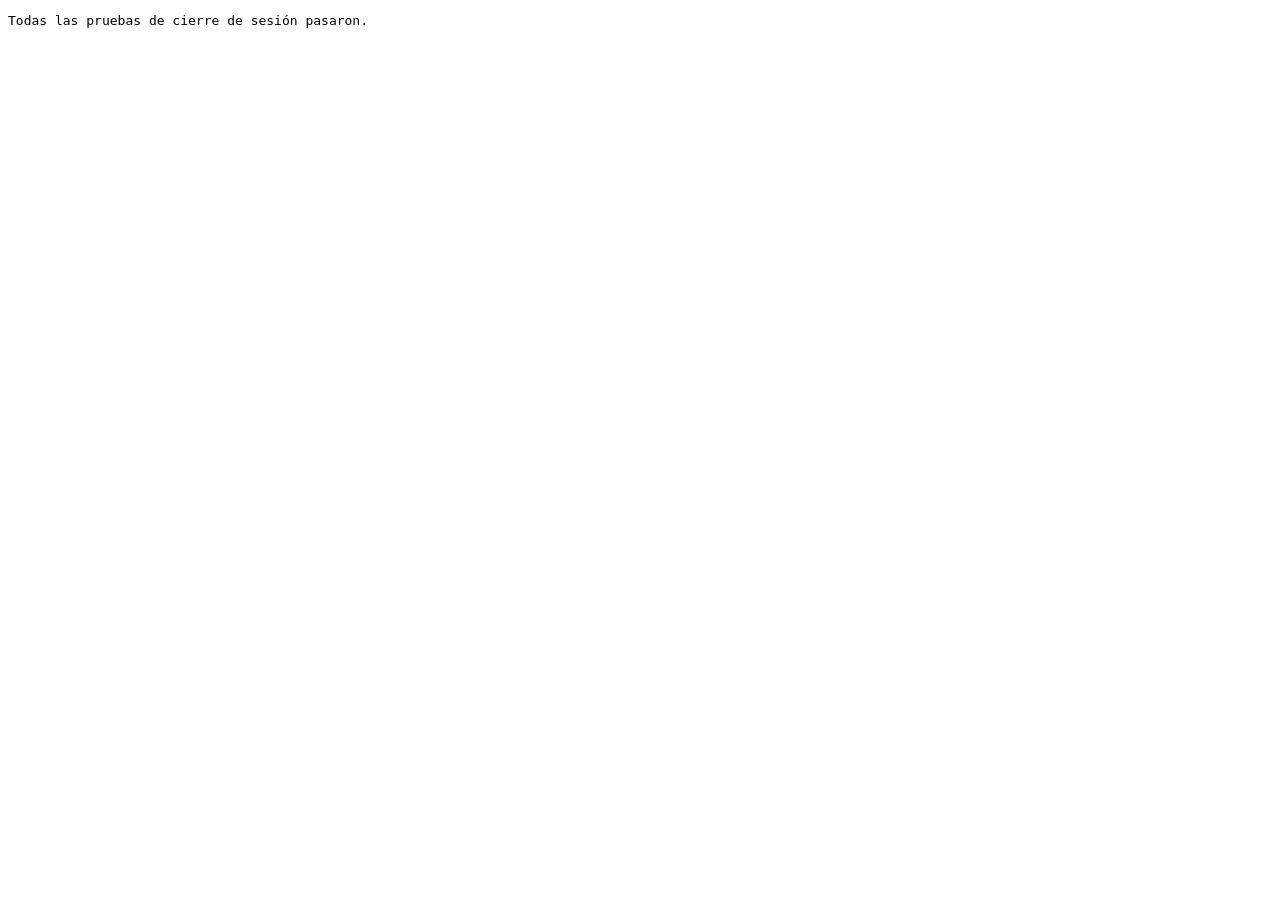
<file: tests/logout.html>
<!doctype html>
<html lang="es">
<head><meta charset="utf-8"><title>Pruebas de cierre de sesión</title></head>
<body>
<pre id="result">Ejecutando pruebas...</pre>
<iframe id="app" title="Aplicación de prueba" hidden></iframe>
<script src="../backend/Code.gs"></script>
<script>
  const store=new Map();
  window.testStorage={
    getItem:key=>store.get(key)??null,
    setItem:(key,value)=>store.set(key,String(value)),
    removeItem:key=>store.delete(key)
  };
  const frame=document.getElementById('app');
  const loaded=()=>new Promise(resolve=>frame.addEventListener('load',resolve,{once:true}));
  function waitFor(predicate){
    return new Promise((resolve,reject)=>{
      const start=Date.now();
      const timer=setInterval(()=>{
        if(predicate()){clearInterval(timer);resolve();}
        else if(Date.now()-start>5000){clearInterval(timer);reject(new Error('Tiempo agotado esperando la aplicación'));}
      },20);
    });
  }
  async function run(){
    const assert=(condition,message)=>{if(!condition)throw new Error(message);};
    let ready=loaded();
    frame.srcdoc=`<!doctype html><html><body>
      <div id="loginView"><form id="loginForm"><input id="username"><input id="password"><button>Entrar</button></form><div id="loginError"></div></div>
      <div id="appView" class="hidden"><aside id="sidebar"><button id="closeMenuButton"></button><nav id="mainNav"></nav><span id="userName"></span><button id="profileButton"></button><button id="logoutButton"></button></aside>
      <button id="menuBackdrop"></button><button id="menuButton"></button><span id="activePeriodLabel"></span><h1 id="pageTitle"></h1><span id="connectionBadge"></span><div id="content"></div></div>
      <div id="modal" class="hidden"><h2 id="modalTitle"></h2><button id="modalClose"></button><div id="modalBody"></div></div><div id="toastRegion"></div>
      <script>Object.defineProperty(window,'localStorage',{value:parent.testStorage});<\/script>
      <script src="../js/calculations.js"><\/script><script src="../js/api.js"><\/script>
      <script>window.API.isDemo=()=>true;<\/script>
      <script src="../js/auth.js"><\/script><script src="../js/csv.js"><\/script><script src="../js/rubric-default.js"><\/script>
      <script src="../js/admin.js"><\/script><script src="../js/evaluator.js"><\/script><script src="../js/reports.js"><\/script><script src="../js/app.js"><\/script>
    </body></html>`;
    await ready;
    const login=async(username,password,title)=>{
      const doc=frame.contentDocument;
      doc.getElementById('username').value=username;
      doc.getElementById('password').value=password;
      doc.getElementById('loginForm').requestSubmit();
      await waitFor(()=>doc.getElementById('pageTitle').textContent===title);
    };
    const logout=async()=>{
      const doc=frame.contentDocument;
      ready=loaded();
      doc.getElementById('logoutButton').click();
      await ready;
      const next=frame.contentDocument;
      assert(!next.getElementById('loginView').classList.contains('hidden'),'No se mostró el inicio de sesión');
      assert(next.getElementById('appView').classList.contains('hidden'),'La aplicación quedó abierta');
      assert(next.getElementById('modal').classList.contains('hidden'),'La ventana anterior quedó abierta');
      assert(!next.getElementById('content').textContent,'La vista anterior no se descartó');
      assert(!next.getElementById('password').value,'La contraseña permaneció en el formulario');
      assert(!store.has('pie-seminarios-session'),'La sesión permaneció guardada');
    };
    await login('admin','admin123','Resumen');
    let doc=frame.contentDocument;
    doc.querySelector('[data-view="students"]').click();
    await waitFor(()=>doc.getElementById('studentSearch'));
    doc.getElementById('studentSearch').value='Mariana';
    doc.getElementById('studentSearch').dispatchEvent(new Event('input',{bubbles:true}));
    doc.getElementById('newStudent').click();
    assert(!doc.getElementById('modal').classList.contains('hidden'),'No se abrió el formulario');
    await logout();
    await login('admin','admin123','Resumen');
    doc=frame.contentDocument;
    assert(doc.querySelector('[data-view="dashboard"].active'),'El administrador no volvió al resumen');
    doc.querySelector('[data-view="students"]').click();
    await waitFor(()=>doc.getElementById('studentSearch'));
    assert(!doc.getElementById('studentSearch').value,'Se conservó el filtro anterior');
    await logout();
    await login('evaluador','evaluador123','Mis estudiantes');
    doc=frame.contentDocument;
    doc.querySelector('[data-evaluate]').click();
    doc.querySelector('#evaluationForm [name="observations"]').value='Borrador sin guardar';
    await logout();
    await login('evaluador','evaluador123','Mis estudiantes');
    doc=frame.contentDocument;
    assert(doc.getElementById('modal').classList.contains('hidden'),'La evaluación anterior quedó abierta');
    doc.querySelector('[data-evaluate]').click();
    assert(!doc.querySelector('#evaluationForm [name="observations"]').value,'Se conservó el borrador sin guardar');
    assert((await frame.contentWindow.Admin.load()).students.length===3,'Se borraron datos guardados');
    const w=frame.contentWindow;
    w.Auth.saveSession({token:'demo-admin',role:'admin'});
    w.API.isDemo=()=>false;
    assert(!w.Auth.getSession(),'El servidor no debe reutilizar la sesión demo');
    store.set('pie-seminarios-session',JSON.stringify({token:'demo-evaluator',role:'evaluator'}));
    assert(!w.Auth.getSession()&&!store.has('pie-seminarios-session'),'El servidor no debe reutilizar una sesión demo antigua');
    w.Auth.saveSession({token:'token-prueba',role:'admin'});
    w.API.call=async()=>{throw new Error('Fallo simulado');};
    let failed=false;try{await w.Auth.logout();}catch(error){failed=error.message==='Fallo simulado';}
    assert(failed&&w.Auth.getSession()?.token==='token-prueba','Una revocación fallida debe conservar la sesión y mostrar el error');
    let revoked='';
    w.API.call=async(action,payload,token)=>{revoked=action+':'+token;};
    await w.Auth.logout();
    assert(revoked==='logout:token-prueba'&&!w.Auth.getSession(),'No se revocó la sesión antes de borrarla localmente');
    const rows=[['Token','ID_Usuario','Expira'],['token-prueba','U1',new Date('2100-01-01')],['otro','U1',new Date('2100-01-01')]];
    window.sh=()=>({getDataRange:()=>({getValues:()=>rows.map(row=>row.slice())}),getRange:(row,column)=>({setValue:value=>{rows[row-1][column-1]=value;}})});
    window.SpreadsheetApp={flush:()=>{}};
    revokeSession('token-prueba');
    assert(rows[1][2].getTime()===0&&rows[2][2].getUTCFullYear()===2100,'El servidor no revocó únicamente la sesión solicitada');
    assert(revokeSession('token-desconocido').closed,'Cerrar una sesión vencida o inexistente debe ser seguro');
    document.getElementById('result').textContent='Todas las pruebas de cierre de sesión pasaron.';
  }
  run().catch(error=>{document.getElementById('result').textContent='Error: '+error.message;console.error(error);});
</script>
</body>
</html>
</file>
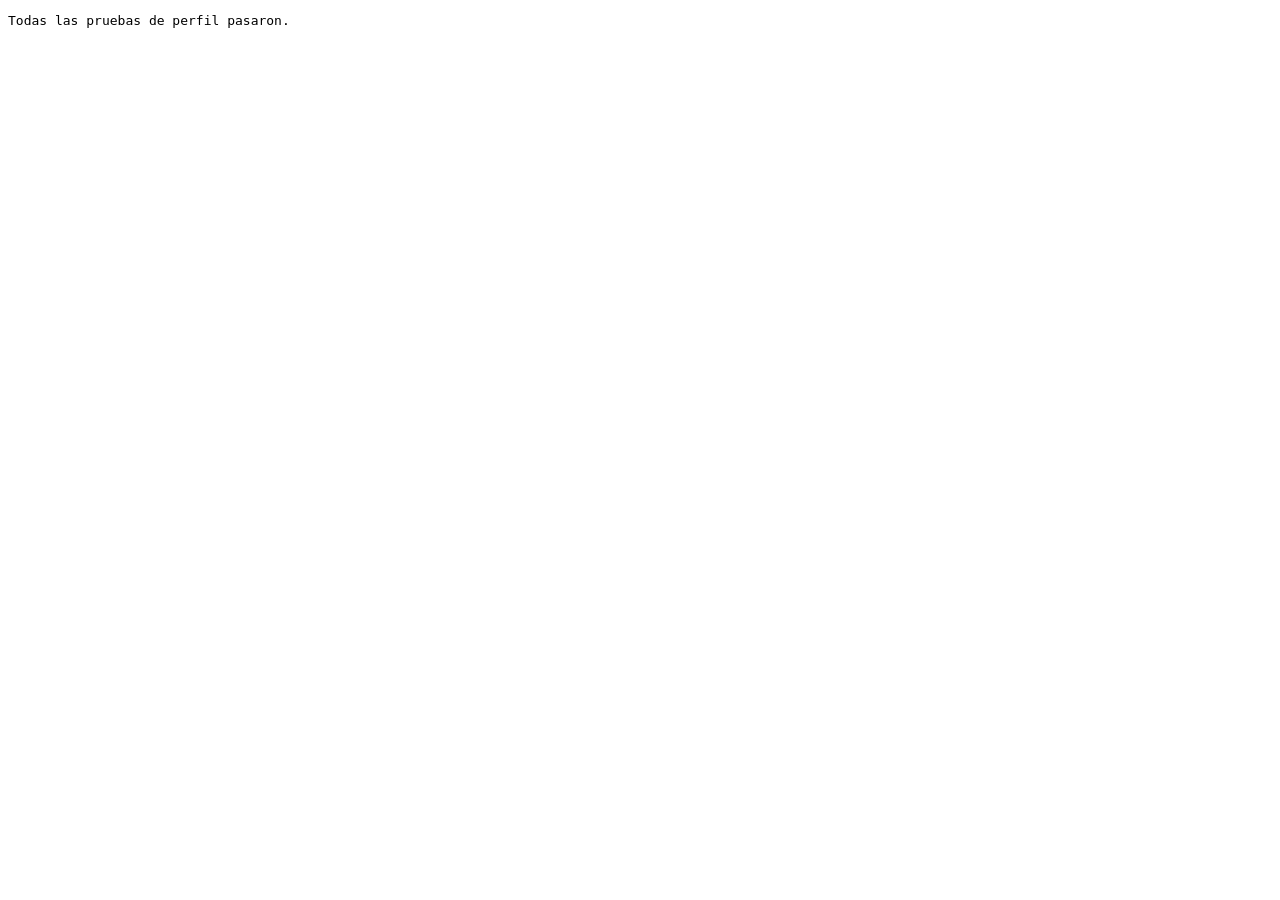
<file: tests/profile.html>
<!doctype html>
<html lang="es">
<head><meta charset="utf-8"><title>Pruebas de perfil</title></head>
<body>
<pre id="result">Ejecutando pruebas...</pre>
<script>
  const storage=new Map();
  Object.defineProperty(window,'localStorage',{value:{
    getItem:key=>storage.get(key)??null,
    setItem:(key,value)=>storage.set(key,String(value)),
    removeItem:key=>storage.delete(key)
  }});
  window.API={isDemo:()=>true};
  let data;
  window.Admin={
    load:async()=>data,
    loadManagement:async()=>data,
    saveDemo:value=>{data=value;},
    forPeriod:value=>value
  };
</script>
<script src="../backend/Code.gs"></script>
<script src="../js/auth.js"></script>
<script src="../js/evaluator.js"></script>
<script>
  async function run(){
    const assert=(condition,message)=>{if(!condition)throw new Error(message);};
    async function rejects(action,message){
      let failed=false;
      try{await action();}catch(error){failed=error.message.includes(message);}
      assert(failed,'Se esperaba el error: '+message);
    }
    data={
      period:{id:'P1'},
      students:[{id:'S1',period:'P1'}],
      evaluators:[
        {id:'EV-001',name:'Ana',username:'evaluador',email:'ana@ejemplo.mx',state:'Activo'},
        {id:'EV-002',name:'Otro',username:'otro',email:'otro@ejemplo.mx',state:'Activo'}
      ],
      assignments:[{student:'S1',evaluator:'EV-001',state:'Activa'}],
      evaluations:[]
    };
    let session=await Auth.login('admin','admin123');
    Auth.saveSession(session);
    await rejects(()=>Auth.updateProfile({name:'Admin',username:'admin',currentPassword:'mal',newPassword:''}),'incorrecta');
    await Auth.updateProfile({name:'Admin nuevo',username:'nuevo-admin',currentPassword:'admin123',newPassword:'clave-nueva-123'});
    await rejects(()=>Auth.login('admin','admin123'),'incorrectos');
    session=await Auth.login('nuevo-admin','clave-nueva-123');
    assert(session.name==='Admin nuevo','El administrador no se actualizó');
    Auth.saveSession(session);
    await Auth.updateProfile({name:'Admin nuevo',username:'nuevo-admin',currentPassword:'clave-nueva-123',newPassword:'otra-clave-123'});
    await rejects(()=>Auth.login('nuevo-admin','clave-nueva-123'),'incorrectos');
    assert((await Auth.login('nuevo-admin','otra-clave-123')).name==='Admin nuevo','No se cambió la contraseña con el mismo usuario');
    await Auth.createDemoAdmin({name:'Segundo',username:'segundo',password:'contraseña-inicial-123'});
    Auth.saveSession(await Auth.login('segundo','contraseña-inicial-123'));
    await Auth.updateProfile({name:'Segundo nuevo',username:'segundo2',currentPassword:'contraseña-inicial-123',newPassword:'contraseña-nueva-123'});
    await rejects(()=>Auth.login('segundo','contraseña-inicial-123'),'incorrectos');
    assert((await Auth.login('segundo2','contraseña-nueva-123')).name==='Segundo nuevo','El segundo administrador no se actualizó');
    Auth.saveSession(await Auth.login('evaluador','evaluador123'));
    const evaluatorProfile={name:'Ana nueva',username:'ana.nueva',email:'nueva@ejemplo.mx',currentPassword:'evaluador123',newPassword:'clave-evaluador-123'};
    await rejects(()=>Auth.updateProfile({...evaluatorProfile,username:'otro'}),'usuario ya existe');
    await rejects(()=>Auth.updateProfile({...evaluatorProfile,email:'otro@ejemplo.mx'}),'correo ya está registrado');
    await Auth.updateProfile(evaluatorProfile);
    await rejects(()=>Auth.login('evaluador','evaluador123'),'incorrectos');
    Auth.saveSession(await Auth.login('ana.nueva','clave-evaluador-123'));
    assert((await Evaluator.load()).students.length===1,'La asignación del evaluador se perdió');

    const bytes=await crypto.subtle.digest('SHA-256',new TextEncoder().encode('sal'+'clave-legacy-123'));
    const legacyHash=Array.from(new Uint8Array(bytes),b=>b.toString(16).padStart(2,'0')).join('');
    delete data.demoDefaultAdmin;
    data.demoAccounts={legacy:{role:'admin',name:'Legacy',username:'legacy',salt:'sal',hash:legacyHash}};
    assert((await Auth.login('legacy','clave-legacy-123')).name==='Legacy','No se migró la cuenta demo anterior');
    await rejects(()=>Auth.login('admin','admin123'),'incorrectos');
    assert(!data.demoAccounts,'No se eliminaron las credenciales demo anteriores');

    const sheets={
      Usuarios:[['Salt','Nombre','Debe_Cambiar','ID_Usuario','Usuario','Estado','Password_Hash','Rol'],
        ['sal','Ana',true,'U1','ana','Activo','hash:actual:sal','evaluator'],
        ['sal','Otro',false,'U2','otro','Activo','hash:otro:sal','admin']],
      Evaluadores:[['Correo','Usuario','Nombre','ID_Evaluador'],
        ['ana@ejemplo.mx','ana','Ana','EV1'],['otro@ejemplo.mx','otro','Otro','EV2']]
    };
    let failUserWrite=false;
    window.Utilities={getUuid:()=> 'nueva-sal'};
    window.SpreadsheetApp={flush:()=>{}};
    window.hashPassword=(password,salt)=>`hash:${password}:${salt}`;
    window.sh=name=>({
      getDataRange:()=>({getValues:()=>sheets[name].map(row=>row.slice())}),
      getRange:(row,column,height,width)=>({
        getFormulas:()=>[Array(width).fill('')],
        setValues:values=>{
          if(failUserWrite&&name==='Usuarios'){failUserWrite=false;throw new Error('Fallo simulado');}
          sheets[name][row-1]=values[0].slice();
        }
      })
    });
    const serverSession={id:'U1',role:'evaluator',username:'ana',name:'Ana'};
    const serverProfile={name:'Ana nueva',username:'ana.nueva',email:'nueva@ejemplo.mx',currentPassword:'actual',newPassword:'clave-nueva-123'};
    await rejects(()=>updateProfile(serverSession,{...serverProfile,currentPassword:'mal'}),'incorrecta');
    await rejects(()=>updateProfile(serverSession,{...serverProfile,username:'otro'}),'usuario ya existe');
    await rejects(()=>updateProfile(serverSession,{...serverProfile,email:'otro@ejemplo.mx'}),'correo ya está registrado');
    await rejects(()=>updateProfile(serverSession,{...serverProfile,newPassword:'corta'}),'12 caracteres');
    assert(sheets.Usuarios[1][4]==='ana'&&sheets.Evaluadores[1][1]==='ana','Una validación cambió datos');
    failUserWrite=true;
    await rejects(()=>updateProfile(serverSession,serverProfile),'Fallo simulado');
    assert(sheets.Usuarios[1][4]==='ana'&&sheets.Evaluadores[1][1]==='ana','No se restauró el evaluador');
    updateProfile(serverSession,serverProfile);
    assert(sheets.Usuarios[1][4]==='ana.nueva'&&sheets.Evaluadores[1][1]==='ana.nueva','Las hojas no se sincronizaron');
    assert(sheets.Usuarios[1][2]===false&&sheets.Usuarios[1][6]==='hash:clave-nueva-123:nueva-sal','La contraseña no se actualizó');
    updateProfile({id:'U2',role:'admin',username:'otro',name:'Otro'},
      {name:'Admin editado',username:'admin.editado',currentPassword:'otro',newPassword:''});
    assert(sheets.Usuarios[2][4]==='admin.editado'&&sheets.Usuarios[2][6]==='hash:otro:sal','No se actualizó el administrador correctamente');
    const edited={id:'EV1',name:'Ana editada',username:'ana.editada',email:'editada@ejemplo.mx'};
    failUserWrite=true;
    await rejects(()=>saveEvaluator(edited),'Fallo simulado');
    assert(sheets.Usuarios[1][4]==='ana.nueva'&&sheets.Evaluadores[1][1]==='ana.nueva','No se restauraron las cuentas al fallar la edición');
    const originalHash=sheets.Usuarios[1][6];
    saveEvaluator(edited);
    assert(sheets.Evaluadores[1][3]==='EV1'&&sheets.Evaluadores[1][1]==='ana.editada'&&sheets.Usuarios[1][4]==='ana.editada'&&sheets.Usuarios[1][6]===originalHash,'La edición debe conservar ID y contraseña');
    await rejects(()=>saveEvaluator({...edited,username:'admin.editado'}),'usuario ya existe');
    await rejects(()=>saveEvaluator({...edited,email:'otro@ejemplo.mx'}),'correo ya está registrado');
    const newSheets={
      Evaluadores:[['ID_Evaluador','Nombre','Correo','Usuario','Estado'],['EV-001','Existente','original@ejemplo.mx','original','Activo']],
      Usuarios:[['ID_Usuario','Nombre','Usuario','Password_Hash','Salt','Rol','Estado','Debe_Cambiar'],['USR-001','Existente','original','hash-original','sal','evaluator','Activo',false]],
      Estudiantes:[['ID_Estudiante','Matricula','Nombre','Semestre','Titulo_Tesis','Director_Tesis','ID_Periodo','Estado','Programa']],
      Periodos:[['ID_Periodo','Nombre_Periodo','Estado'],['P1','Periodo','Activo']]
    };
    let failNewUser=false;
    window.sh=name=>({
      getLastRow:()=>newSheets[name].reduce((last,row,index)=>row.some(value=>value!=='')?index+1:last,0),
      getDataRange:()=>({getValues:()=>newSheets[name].map(row=>row.slice())}),
      getRange:(row,column,height,width)=>({
        setValues:values=>{
          values.forEach((value,i)=>{newSheets[name][row-1+i]=value.slice();});
          if(failNewUser&&name==='Usuarios'){
            failNewUser=false;
            throw new Error('Fallo simulado de creación');
          }
        },
        getValues:()=>Array.from({length:height},(_,i)=>newSheets[name][row-1+i]?.slice(0,width)||Array(width).fill('')),
        getFormulas:()=>Array.from({length:height},()=>Array(width).fill('')),
        clearContent:()=>{for(let i=0;i<height;i++)newSheets[name][row-1+i]=Array(width).fill('');}
      })
    });
    const newEvaluator={name:'Nuevo',email:'nuevo@ejemplo.mx',username:'nuevo',password:'temporal'};
    failNewUser=true;
    await rejects(()=>saveEvaluator(newEvaluator),'Fallo simulado de creación');
    assert(newSheets.Evaluadores[1][0]==='EV-001'&&!newSheets.Evaluadores[2][0]&&newSheets.Usuarios[1][3]==='hash-original'&&!newSheets.Usuarios[2][0],'No se restauraron las filas nuevas tras fallar el alta');
    failNewUser=true;
    await rejects(()=>importEvaluators([newEvaluator,{...newEvaluator,email:'otro2@ejemplo.mx',username:'otro2'}]),'Fallo simulado de creación');
    assert(!newSheets.Evaluadores[2][0]&&!newSheets.Evaluadores[3][0]&&!newSheets.Usuarios[2][0]&&!newSheets.Usuarios[3][0],'No se restauraron las filas nuevas tras fallar la importación');
    importEvaluators([newEvaluator]);
    assert(newSheets.Evaluadores[2][0]==='EV-002'&&newSheets.Usuarios[2][0]==='USR-002','No se guardaron ambas filas al importar');
    importStudents([{matricula:'=1+1',name:'Nombre',semester:'1',thesis:'=1+2',director:'Director',program:'MCIE'}]);
    assert(newSheets.Estudiantes[1][1]==="'=1+1"&&newSheets.Estudiantes[1][4]==="'=1+2",'La importación no protege los valores contra fórmulas de hoja');
    for(const name of ['Evaluadores','Usuarios']){
      const order=newSheets[name][0].map((_,index)=>index).reverse();
      newSheets[name]=newSheets[name].map(row=>order.map(index=>row[index]));
    }
    saveEvaluator({name:'Con columnas reordenadas',email:'orden@ejemplo.mx',username:'orden',password:'temporal'});
    const savedEvaluator=table('Evaluadores').find(item=>item.Usuario==='orden');
    const savedUser=table('Usuarios').find(item=>item.Usuario==='orden');
    assert(savedEvaluator?.Nombre==='Con columnas reordenadas'&&savedUser?.Rol==='evaluator'&&savedUser.ID_Usuario==='USR-003','El alta debe respetar el orden de las columnas existentes');
    document.getElementById('result').textContent='Todas las pruebas de perfil pasaron.';
  }
  run().catch(error=>{document.getElementById('result').textContent='Error: '+error.message;console.error(error);});
</script>
</body>
</html>
</file>
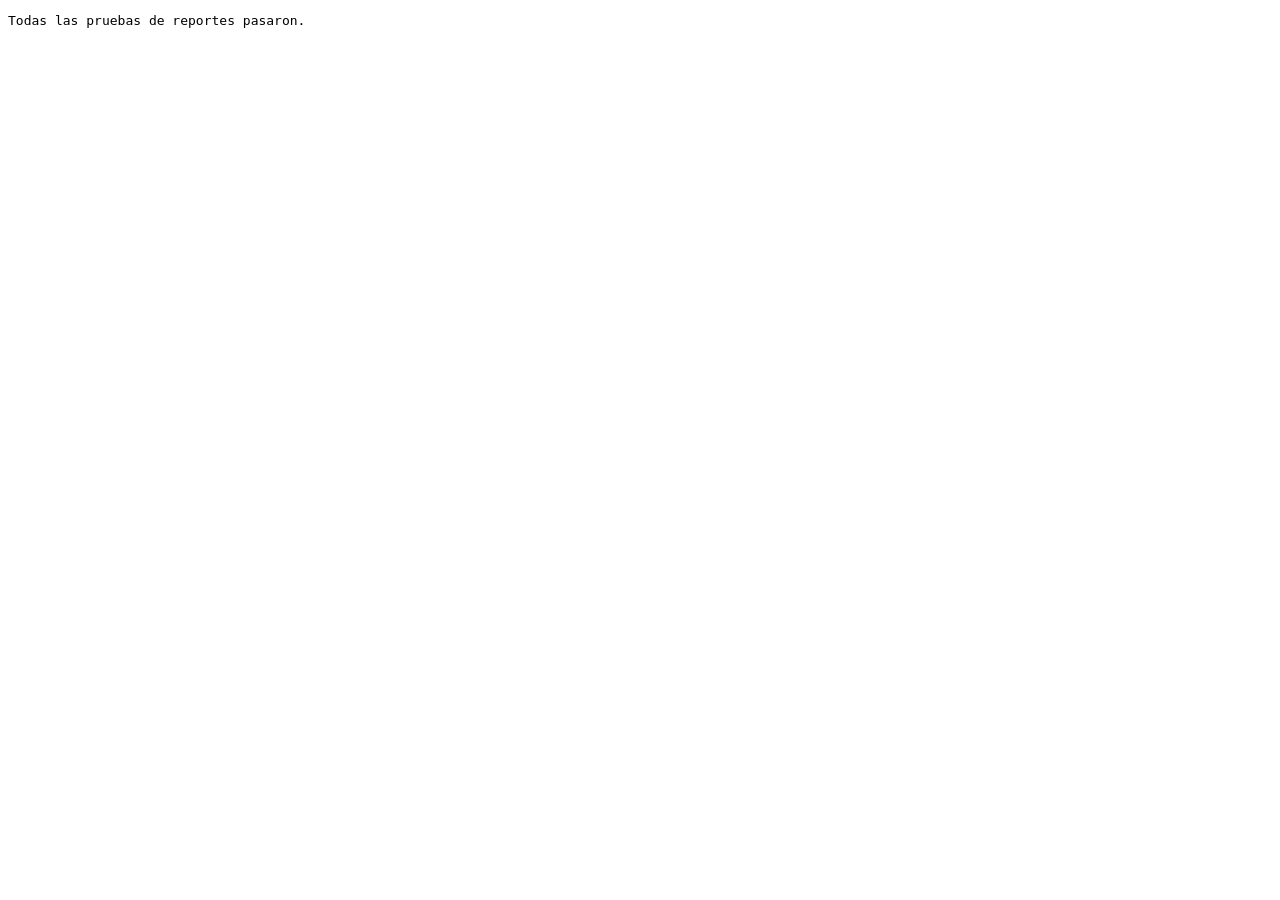
<file: tests/reports.html>
<!doctype html>
<html lang="es">
<head><meta charset="utf-8"><title>Pruebas de reportes</title></head>
<body>
<pre id="result">Ejecutando pruebas...</pre>
<script src="../js/calculations.js"></script>
<script src="../js/reports.js"></script>
<script>
  try{
    const data={
      period:{id:'P1',name:'Periodo'},
      students:[{id:'S1',matricula:'100',name:'Estudiante',period:'P1'}],
      evaluators:[{id:'E1',name:'Marta Ejemplo'},{id:'E2',name:'Dr. Luis Ejemplo'},{id:'E3',name:'Dra. Ana Ejemplo'}],
      assignments:['E1','E2','E3'].map(evaluator=>({student:'S1',evaluator,state:'Activa'})),
      evaluations:['E1','E2','E3'].map((evaluator,index)=>({student:'S1',evaluator,individual:[91.25,98.35,0][index],criteria:{C1:50},observations:'Comentario'})),
      rubric:[{id:'C1',name:'Criterio de prueba'}]
    };
    const report=Reports.createReport(data,'student',{studentId:'S1'});
    const doc=new DOMParser().parseFromString(report.html,'text/html');
    if(![...doc.querySelectorAll('.report-meta dt')].some(item=>item.textContent==='Director // Codirector')||
       !report.csvRows.some(row=>row[0]==='Director // Codirector'))
      throw new Error('El reporte individual no identifica al director y codirector');
    const comments=doc.querySelector('.report-comments').textContent;
    const commentsSection=doc.querySelector('.report-comments-section');
    const expected=['R1: Comentario','R2: Comentario','R3: Comentario'];
    const actual=report.csvRows.slice(-3).map(row=>row[0]);
    if(expected.some((comment,index)=>!comments.includes(comment))||
       actual.join('|')!=='Marta Ejemplo|Luis Ejemplo|Dra. Ana Ejemplo')
      throw new Error('Las etiquetas de comentarios o los nombres del CSV son incorrectos');
    if(comments.includes('\n'))throw new Error('Los comentarios deben mostrarse seguidos, sin saltos manuales de línea');
    if(doc.querySelector('.report-meta').textContent.includes('Evaluaciones recibidas'))
      throw new Error('El reporte individual no debe mostrar el conteo de evaluaciones');
    if(comments.includes('Dr. Luis Ejemplo')||comments.includes('Dr. Marta Ejemplo'))
      throw new Error('El reporte añadió o conservó Dr. en los comentarios');
    if(!doc.querySelector('thead').textContent.includes('Dr. Luis Ejemplo'))
      throw new Error('Se modificó el nombre en la tabla de criterios');
    if(doc.querySelector('tfoot'))throw new Error('El reporte no debe incluir una fila de promedios por revisor');
    const sparse=Reports.createReport({...data,evaluations:data.evaluations.map((evaluation,index)=>index===1?{...evaluation,observations:''}:evaluation)},'student',{studentId:'S1'});
    const sparseComments=new DOMParser().parseFromString(sparse.html,'text/html').querySelector('.report-comments').textContent;
    if(sparseComments!=='R1: Comentario R3: Comentario')
      throw new Error('Las etiquetas deben conservar el número de revisor cuando falta un comentario');
    const final=doc.querySelector('.report-final');
    if(!final.textContent.includes('63.20 / 100')||!commentsSection.querySelector('h3')||
       commentsSection.querySelector('h3').textContent!=='Comentarios de los revisores'||
       !(final.compareDocumentPosition(commentsSection)&Node.DOCUMENT_POSITION_FOLLOWING)||
       !(doc.querySelector('.table-wrap').compareDocumentPosition(final)&Node.DOCUMENT_POSITION_FOLLOWING))
      throw new Error('La calificación final debe ir arriba del encabezado de comentarios');
    const criterionIndex=report.csvRows.findIndex(row=>row[0]==='Criterio de prueba');
    if(report.csvRows[criterionIndex+1][0]!=='Calificación final'||report.csvRows[criterionIndex+1][1]!=='63.20')
      throw new Error('El CSV no muestra la calificación final después de los criterios');
    const partial=Reports.createReport({...data,evaluations:data.evaluations.slice(0,2)},'student',{studentId:'S1'});
    const partialDoc=new DOMParser().parseFromString(partial.html,'text/html');
    if(!partialDoc.querySelector('.report-final').textContent.includes('Pendiente'))
      throw new Error('El reporte incompleto debe mostrar las calificaciones pendientes');
    const invalid=Reports.createReport({...data,evaluations:data.evaluations.map((evaluation,index)=>index===2?{...evaluation,individual:''}:evaluation)},'student',{studentId:'S1'});
    const invalidDoc=new DOMParser().parseFromString(invalid.html,'text/html');
    if(!invalidDoc.querySelector('.report-final').textContent.includes('Pendiente'))
      throw new Error('Una calificación vacía no debe calcularse como cero');
    window.Admin={formatDate:value=>value||'—'};
    const directory={
      ...data,
      students:[
        {...data.students[0],semester:2,program:'MCIE'},
        {id:'S2',matricula:'200',name:'Otro estudiante',semester:'2',program:'DIE',period:'P1'},
        {id:'S3',matricula:'300',name:'Tercer estudiante',semester:3,program:'MCIE',period:'P1'}
      ],
      assignments:[...data.assignments,{student:'S2',evaluator:'E1',state:'Activa'}],
      evaluations:[...data.evaluations,{student:'S2',evaluator:'E1',individual:0}]
    };
    const workspace=new DOMParser().parseFromString(Reports.workspace(directory),'text/html');
    if(!workspace.querySelector('#reportSemester option[value="2"]')||!workspace.querySelector('#reportProgram option[value="DIE"]'))
      throw new Error('Faltan opciones de semestre o programa');
    if(!workspace.querySelector('#reportType option[value="assignments"]'))
      throw new Error('Falta el reporte de asignaciones');
    const assignmentsData={...directory,students:[
      {...directory.students[0],thesis:'Tesis <prueba>',director:'Director & asesor'},
      {...directory.students[2],program:''}
    ],assignments:[...directory.assignments.map(a=>a.student==='S1'?{...a,date:'2027-03-15',time:'10:30'}:a),{student:'S1',evaluator:'E2',state:'Inactiva'}]};
    const assignmentReport=Reports.createReport(assignmentsData,'assignments');
    const assignmentDoc=new DOMParser().parseFromString(assignmentReport.html,'text/html');
    const assignmentHeaders=[...assignmentDoc.querySelectorAll('thead th')].map(cell=>cell.textContent);
    const assignmentRows=[...assignmentDoc.querySelectorAll('tbody tr')];
    if(assignmentHeaders.join('|')!=='Matrícula|Estudiante|Programa|Título de tesis|Director // Codirector|Evaluadores|Fecha de evaluación|Hora'||
       assignmentRows.length!==2||assignmentRows[0].cells[3].textContent!=='Tesis <prueba>'||
       assignmentRows[0].cells[3].querySelector('prueba')||assignmentRows[0].cells[4].textContent!=='Director & asesor'||
       assignmentRows[0].cells[5].textContent!=='Marta EjemploDr. Luis EjemploDra. Ana Ejemplo'||
       assignmentRows[0].cells[6].textContent!=='2027-03-15'||assignmentRows[0].cells[7].textContent!=='10:30'||
       assignmentRows[1].cells[2].textContent!=='Sin asignar'||assignmentRows[1].cells[5].textContent!=='Sin asignar'||assignmentRows[1].cells[6].textContent!=='Sin programar'||assignmentRows[1].cells[7].textContent!=='Sin programar')
      throw new Error('El reporte de asignaciones tiene datos o columnas incorrectos');
    if(assignmentReport.csvRows[2].join('|')!==assignmentHeaders.join('|')||
       assignmentReport.csvRows[3][5]!=='Marta Ejemplo\nDr. Luis Ejemplo\nDra. Ana Ejemplo'||assignmentReport.csvRows[3][6]!=='2027-03-15'||assignmentReport.csvRows[3][7]!=='10:30')
      throw new Error('El CSV de asignaciones no coincide con el reporte');
    const emptyAssignments=new DOMParser().parseFromString(Reports.createReport({...assignmentsData,students:[]},'assignments').html,'text/html');
    if(emptyAssignments.querySelector('tbody td').colSpan!==8||!emptyAssignments.querySelector('tbody').textContent.includes('No hay estudiantes'))
      throw new Error('El reporte de asignaciones no muestra el periodo vacío');
    const periodReport=Reports.createReport(directory,'generation',{semester:'2',program:'MCIE'});
    const periodDoc=new DOMParser().parseFromString(periodReport.html,'text/html');
    const periodHeaders=[...periodDoc.querySelectorAll('thead th')].map(cell=>cell.textContent);
    const periodCells=[...periodDoc.querySelectorAll('tbody tr:first-child td')].map(cell=>cell.textContent);
    if(periodDoc.querySelector('h2').textContent!=='Reportes por periodo de evaluación'||
       periodHeaders.join('|')!=='Matrícula|Nombre del alumno|Semestre|Programa|Calificación final (0–100)'||
       periodDoc.querySelectorAll('tbody tr').length!==1||periodCells.join('|')!=='100|Estudiante|2|MCIE|63.20')
      throw new Error('El reporte por periodo tiene columnas, filtros o valores incorrectos');
    const periodHeaderIndex=periodReport.csvRows.findIndex(row=>row[0]==='Matrícula'&&row.length===5);
    if(periodReport.csvRows[periodHeaderIndex].join('|')!=='Matrícula|Nombre del alumno|Semestre|Programa|Calificación final (0-100)'||
       periodReport.csvRows[periodHeaderIndex+1].join('|')!=='100|Estudiante|2|MCIE|63.20'||
       periodReport.csvRows.length!==periodHeaderIndex+2)
      throw new Error('El CSV por periodo no coincide con los filtros y columnas');
    const allPeriods=new DOMParser().parseFromString(Reports.createReport(directory,'generation').html,'text/html');
    const semesterOnly=new DOMParser().parseFromString(Reports.createReport(directory,'generation',{semester:'2'}).html,'text/html');
    if(allPeriods.querySelectorAll('tbody tr').length!==3||semesterOnly.querySelectorAll('tbody tr').length!==2)
      throw new Error('El filtro de semestre o la selección de todos es incorrecta');
    const reviewerReport=Reports.createReport(directory,'evaluator',{evaluatorId:'E1',semester:'2',program:'DIE'});
    const reviewerDoc=new DOMParser().parseFromString(reviewerReport.html,'text/html');
    const reviewerHeaders=[...reviewerDoc.querySelectorAll('thead th')].map(cell=>cell.textContent);
    const reviewerCells=[...reviewerDoc.querySelectorAll('tbody tr:first-child td')].map(cell=>cell.textContent);
    if(reviewerHeaders.join('|')!=='Periodo|Matrícula|Nombre del alumno|Semestre|Programa|Calificación del revisor (0–100)'||
       reviewerDoc.querySelectorAll('tbody tr').length!==1||reviewerCells.join('|')!=='Periodo|200|Otro estudiante|2|DIE|0.00')
      throw new Error('El reporte por revisor tiene columnas, filtros o valores incorrectos');
    const reviewerHeaderIndex=reviewerReport.csvRows.findIndex(row=>row[0]==='Periodo'&&row.length===6);
    if(reviewerReport.csvRows[reviewerHeaderIndex].join('|')!=='Periodo|Matrícula|Nombre del alumno|Semestre|Programa|Calificación del revisor (0-100)'||
       reviewerReport.csvRows[reviewerHeaderIndex+1].join('|')!=='Periodo|200|Otro estudiante|2|DIE|0.00'||
       reviewerReport.csvRows.length!==reviewerHeaderIndex+2)
      throw new Error('El CSV por revisor no coincide con los filtros y columnas');
    const empty=Reports.createReport(directory,'evaluator',{evaluatorId:'E1',semester:'3',program:'MCIE'});
    const emptyDoc=new DOMParser().parseFromString(empty.html,'text/html');
    if(emptyDoc.querySelector('tbody td').colSpan!==6||!emptyDoc.querySelector('tbody').textContent.includes('No hay alumnos'))
      throw new Error('El reporte no indica cuando los filtros no tienen resultados');
    const assignedCount=[...emptyDoc.querySelectorAll('dt')].find(item=>item.textContent==='Alumnos asignados');
    if(assignedCount.nextElementSibling.textContent!=='0')throw new Error('El conteo filtrado debe mostrar cero');
    document.getElementById('result').textContent='Todas las pruebas de reportes pasaron.';
  }catch(error){document.getElementById('result').textContent='Error: '+error.message;console.error(error);}
</script>
</body>
</html>
</file>
<file: css/styles.css>
:root {
  --green-900:#123b2a; --green-700:#174d35; --green-600:#28724d;
  --green-100:#eaf3ed; --gray-900:#1f2933; --gray-600:#667085;
  --gray-300:#d0d5dd; --gray-100:#f2f4f7; --white:#fff; --danger:#b42318;
  --warning:#b54708; --radius:14px;
}
* { box-sizing:border-box; }
body { margin:0; font-family:Inter,Segoe UI,Arial,sans-serif; color:var(--gray-900); background:var(--gray-100); }
button,input,select,textarea { font:inherit; }
.hidden { display:none !important; }
.login-shell { min-height:100vh; display:grid; place-items:center; background:linear-gradient(135deg,var(--green-900),#246a49); padding:20px; }
.login-card { width:min(420px,100%); background:var(--white); border-radius:20px; padding:36px; box-shadow:0 24px 60px rgba(0,0,0,.18); }
.brand-mark { width:64px;height:64px;border-radius:16px;background:var(--green-700);color:white;display:grid;place-items:center;font-size:24px;font-weight:800;letter-spacing:-2px;margin-bottom:18px; }
.login-card > .brand-mark { width:88px;height:88px;font-size:26px;letter-spacing:2px; }
.brand-mark.small { width:38px;height:38px;border-radius:10px;font-size:15px;letter-spacing:2px;margin:0; }
h1,h2,h3,p { margin-top:0; }
.eyebrow { color:var(--green-600); font-size:.78rem;font-weight:800;text-transform:uppercase;letter-spacing:.08em;margin-bottom:6px; }
.muted { color:var(--gray-600); }
.login-form { display:grid;gap:15px;margin-top:24px; }
label { display:grid;gap:7px;font-size:.88rem;font-weight:700; }
input,select,textarea { width:100%;border:1px solid var(--gray-300);border-radius:9px;padding:11px 12px;background:white;color:var(--gray-900); }
input[type="checkbox"],input[type="radio"] { width:auto; }
input:focus,select:focus,textarea:focus { outline:3px solid rgba(40,114,77,.16);border-color:var(--green-600); }
.button { border:0;border-radius:9px;padding:10px 15px;font-weight:800;cursor:pointer; }
.button.primary { background:var(--green-700);color:white; }
.button.secondary { background:var(--green-100);color:var(--green-700); }
.button.danger { background:#fee4e2;color:var(--danger); }
.alert { padding:10px;border-radius:8px;background:#fee4e2;color:var(--danger);font-size:.85rem; }
.demo-note { font-size:.75rem;color:var(--gray-600);margin:18px 0 0;text-align:center; }
.app-shell { min-height:100vh;display:grid;grid-template-columns:240px 1fr; }
.sidebar { background:var(--green-900);color:white;padding:18px;display:flex;flex-direction:column;position:sticky;top:0;height:100vh; }
.sidebar-brand { display:flex;align-items:center;gap:10px;padding:5px 5px 24px; }
.main-nav { display:grid;gap:5px; }
.nav-button { border:0;background:transparent;color:#d5e4dc;text-align:left;padding:11px 12px;border-radius:8px;cursor:pointer;font-weight:700; }
.nav-button.active,.nav-button:hover { background:rgba(255,255,255,.11);color:white; }
.sidebar-footer { margin-top:auto;border-top:1px solid rgba(255,255,255,.12);padding-top:14px;font-size:.82rem;display:grid;gap:6px; }
.link-button { border:0;background:none;color:#bfe0cc;padding:0;text-align:left;cursor:pointer; }
.main-content { min-width:0; }
.topbar { height:86px;background:white;border-bottom:1px solid #eaecf0;display:flex;align-items:center;gap:14px;padding:0 28px; }
.topbar h1 { margin:0;font-size:1.35rem; }
.topbar .eyebrow { margin-bottom:2px; }
.icon-button { border:0;background:transparent;font-size:1.45rem;cursor:pointer;color:inherit;border-radius:8px;width:38px;height:38px; }
#menuButton,#closeMenuButton,.sidebar-backdrop { display:none; }
#closeMenuButton { margin-left:auto; }
.badge { margin-left:auto;padding:6px 10px;border-radius:999px;font-size:.75rem;font-weight:800; }
.badge.neutral { background:var(--gray-100);color:var(--gray-600); }
.badge.ok { background:#d1fadf;color:#067647; }
.badge.warn { background:#fef0c7;color:var(--warning); }
.badge.bad { background:#fee4e2;color:var(--danger); }
.content { padding:24px 28px 40px; }
.stats-grid { display:grid;grid-template-columns:repeat(4,minmax(0,1fr));gap:14px;margin-bottom:20px; }
.stat-card,.panel { background:white;border:1px solid #eaecf0;border-radius:var(--radius);box-shadow:0 1px 2px rgba(16,24,40,.03); }
.stat-card { padding:17px; }
.stat-card span { color:var(--gray-600);font-size:.78rem;font-weight:700; }
.stat-card strong { display:block;font-size:1.65rem;margin-top:7px;color:var(--green-900); }
.panel { padding:18px;margin-bottom:16px; }
.panel-header { display:flex;justify-content:space-between;align-items:center;gap:12px;margin-bottom:14px; }
.panel-header h2 { margin:0;font-size:1.05rem; }
.toolbar { display:flex;gap:8px;flex-wrap:wrap;align-items:end;margin-bottom:14px; }
.toolbar input,.toolbar select { max-width:220px; }
.directory-filters { align-items:end; }
.directory-filters label { min-width:170px;flex:1; }
.directory-filters button { flex:0 0 auto; }
.directory-toolbar { display:flex;gap:8px;flex-wrap:wrap;align-items:end;margin-bottom:14px; }
.directory-toolbar label { min-width:120px;flex:1 1 125px; }
.directory-toolbar input,.directory-toolbar select { min-width:0;max-width:none;padding:9px 10px; }
.directory-toolbar .button { flex:0 0 auto;white-space:nowrap;padding:9px 11px; }
.button-group { display:flex;gap:8px;flex-wrap:wrap; }
.button:disabled { opacity:.55;cursor:not-allowed; }
.directory-hint { color:var(--gray-600);font-size:.78rem;margin:0 0 10px; }
.sort-button { border:0;background:transparent;color:inherit;font:inherit;font-weight:800;text-transform:inherit;letter-spacing:inherit;padding:0;cursor:pointer;white-space:nowrap; }
.row-select,#selectAllStudents,#selectAllEvaluators { width:auto; }
.empty-row { color:var(--gray-600);text-align:center; }
.table-wrap { overflow:auto; }
table { width:100%;border-collapse:collapse;font-size:.86rem; }
th,td { padding:11px;border-bottom:1px solid #eaecf0;text-align:left;vertical-align:middle; }
th { color:var(--gray-600);font-size:.75rem;text-transform:uppercase;letter-spacing:.03em;background:#fafafa; }
.table-actions { white-space:nowrap; }
.text-button { border:0;background:none;color:var(--green-700);font-weight:800;cursor:pointer;padding:4px; }
.form-grid { display:grid;grid-template-columns:repeat(2,minmax(0,1fr));gap:14px; }
.assignment-option { display:flex;align-items:center;gap:10px;padding:5px 0; }
.assignment-option input { flex:0 0 auto; }
.report-filter-grid { display:grid;grid-template-columns:repeat(2,minmax(0,1fr));gap:14px;margin-bottom:16px; }
.report-heading { border-bottom:2px solid var(--green-700);padding-bottom:12px;margin-bottom:16px; }
.report-heading h2 { margin:0 0 5px;font-size:1.35rem; }
.report-heading p:last-child { margin:0;color:var(--gray-600); }
.report-meta { display:grid;grid-template-columns:repeat(2,minmax(0,1fr));gap:12px 24px;margin:0 0 20px; }
.report-meta dt { color:var(--gray-600);font-size:.75rem;font-weight:800;text-transform:uppercase; }
.report-meta dd { margin:3px 0 0;font-weight:700;overflow-wrap:anywhere; }
.report-table { min-width:640px; }
.report-final { margin:14px 0; }
.report-comments-section { margin-top:20px; }
.report-comments-section h3 { font-size:1rem; }
.report-comments { min-height:130px;border:1px solid var(--gray-300);border-radius:8px;padding:12px;white-space:pre-wrap;overflow-wrap:anywhere; }
.report-signatures { display:grid;grid-template-columns:repeat(3,minmax(0,1fr));gap:18px;margin-top:55px; }
.report-signature { text-align:center;min-width:0; }
.signature-line { border-top:1px solid var(--gray-900); }
.report-signature strong,.report-signature span { display:block;margin-top:6px;overflow-wrap:anywhere; }
.report-actions { display:flex;justify-content:flex-end;gap:10px;margin-bottom:20px; }
.form-grid .full { grid-column:1/-1; }
.modal { position:fixed;inset:0;background:rgba(16,24,40,.45);display:grid;place-items:center;padding:20px;z-index:30; }
.modal-card { background:white;border-radius:16px;width:min(720px,100%);max-height:90vh;overflow:auto;padding:20px; }
.modal-header { display:flex;align-items:center;justify-content:space-between;margin-bottom:12px; }
.modal-header h2 { margin:0; }
.csv-import-guide { display:grid;gap:12px; }
.csv-import-guide p { margin:0; }
.csv-file-actions { align-items:center; }
.file-picker { display:inline-flex;align-items:center;justify-content:center;cursor:pointer; }
.visually-hidden-file { position:absolute;width:1px;height:1px;padding:0;margin:-1px;overflow:hidden;clip:rect(0,0,0,0);white-space:nowrap;border:0; }
.csv-import-status { border:1px dashed var(--gray-300);border-radius:8px;padding:12px;color:var(--gray-600); }
.modal-actions { display:flex;justify-content:flex-end;margin-top:8px; }
.toast-region { position:fixed;right:18px;bottom:18px;display:grid;gap:8px;z-index:40; }
.toast { background:var(--green-900);color:white;border-radius:9px;padding:12px 15px;box-shadow:0 8px 24px rgba(0,0,0,.16);max-width:360px; }
.rubric { display:grid;gap:12px; }
.criterion { border:1px solid #e4e7ec;border-radius:12px;padding:13px; }
.criterion-head { display:flex;justify-content:space-between;gap:12px;margin-bottom:10px; }
.criterion details { margin:12px 0; }
.criterion input[type="range"] { padding:0;accent-color:var(--green-700); }
.criterion summary { color:var(--green-700);font-weight:700;cursor:pointer; }
.criterion textarea { margin-bottom:10px; }
.time-fields { display:grid;gap:10px;margin:12px 0 0;padding:12px;border:1px solid var(--gray-300);border-radius:9px; }
.time-fields legend { font-weight:700; }
.time-fields p { margin:0; }
.time-option { display:flex;align-items:center;gap:10px; }
.time-option input { flex:0 0 auto;accent-color:var(--green-700); }
.levels { display:grid;grid-template-columns:repeat(4,minmax(0,1fr));gap:8px; }
.level-option input { position:absolute;opacity:0; }
.level-option span { display:block;border:1px solid var(--gray-300);border-radius:9px;padding:9px;height:100%;cursor:pointer;font-size:.75rem; }
.level-option input:checked + span { border:2px solid var(--green-600);background:var(--green-100); }
.level-option strong { display:block;color:var(--green-700);margin-bottom:4px; }
.evaluation-score { background:var(--green-900);color:white;border-radius:12px;padding:16px;display:flex;justify-content:space-between;align-items:center;margin:14px 0; }
.evaluation-score strong { font-size:1.8rem; }
.progress-track { height:8px;border-radius:99px;background:#eaecf0;overflow:hidden; }
.progress-track span { display:block;height:100%;background:var(--green-600); }
@media(max-width:900px) {
  .app-shell { grid-template-columns:1fr; }
  .sidebar { position:fixed;z-index:20;width:min(240px,calc(100vw - 48px));height:100vh;height:100dvh;overflow-y:auto;visibility:hidden;transform:translateX(-100%);transition:transform .2s,visibility 0s linear .2s; }
  .sidebar.open { visibility:visible;transform:none;box-shadow:10px 0 30px rgba(0,0,0,.18);transition:transform .2s; }
  #menuButton,#closeMenuButton { display:block; }
  .sidebar-backdrop { display:block;position:fixed;inset:0;z-index:19;border:0;background:rgba(16,24,40,.35);cursor:pointer; }
  .stats-grid { grid-template-columns:repeat(2,minmax(0,1fr)); }
  .levels { grid-template-columns:1fr; }
}
@media(max-width:560px) {
  .login-card { padding:24px; }
  .topbar { height:76px;padding:0 12px; }
  .content { padding:16px 12px 30px; }
  .stats-grid { grid-template-columns:1fr 1fr; }
  .form-grid { grid-template-columns:1fr; }
  .form-grid .full { grid-column:auto; }
  .panel-header { align-items:flex-start; }
  .directory-toolbar label { flex-basis:100%; }
  .report-filter-grid,.report-meta { grid-template-columns:1fr; }
  .report-actions { flex-direction:column; }
  .panel-header .button-group { width:100%; }
}
@media print {
  @page { size:letter landscape; margin:14mm; }
  body * { visibility:hidden !important; }
  #reportPreview,#reportPreview * { visibility:visible !important; }
  #reportPreview { position:absolute;inset:0;width:100%;margin:0;padding:0; }
  .report-actions { display:none !important; }
  .printable-report { border:0;box-shadow:none;padding:0; }
  .report-table { min-width:0;font-size:9pt; }
  .report-table th,.report-table td { padding:6px; }
  .report-heading,.report-meta,.report-comments-section,.report-signatures { break-inside:avoid; }
  .report-comments { min-height:80px; }
  .report-comments { font-size:9pt; }
  .report-signatures { margin-top:0;padding-top:1in; }
}
</file>
